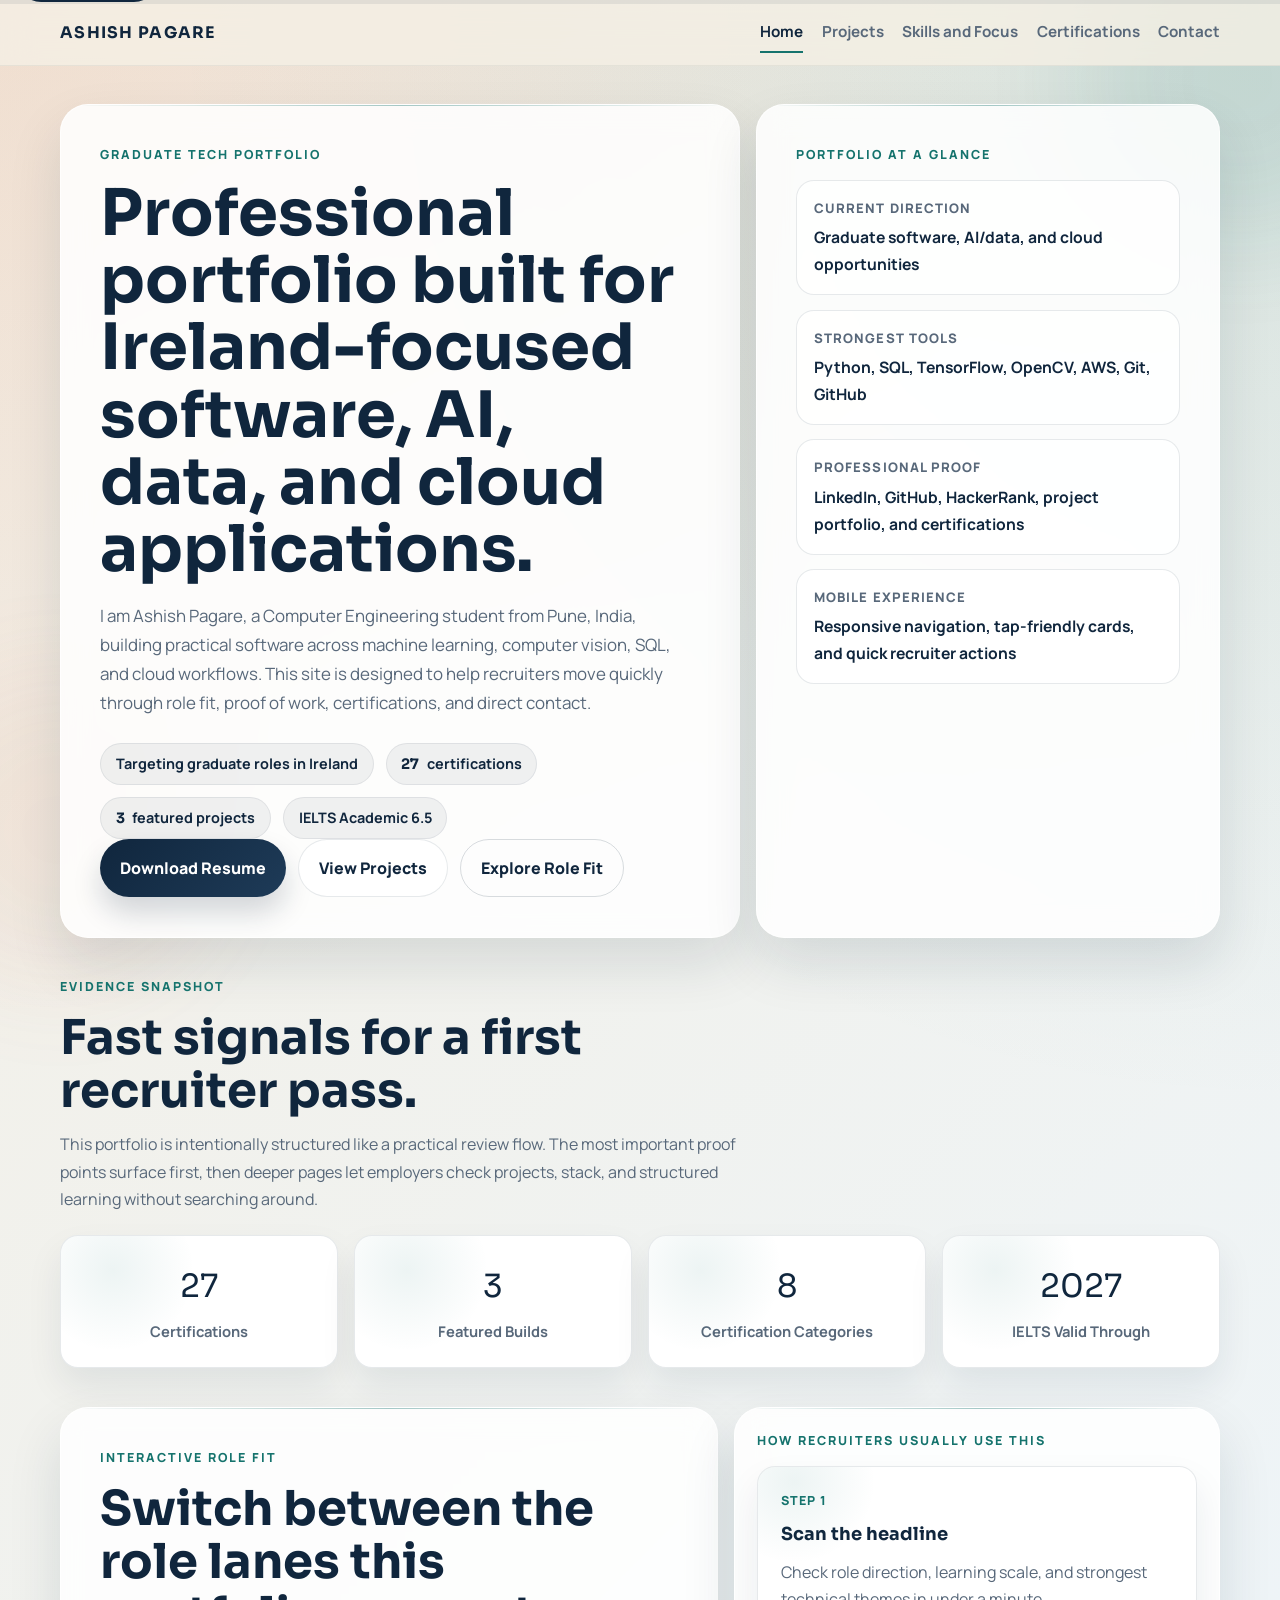
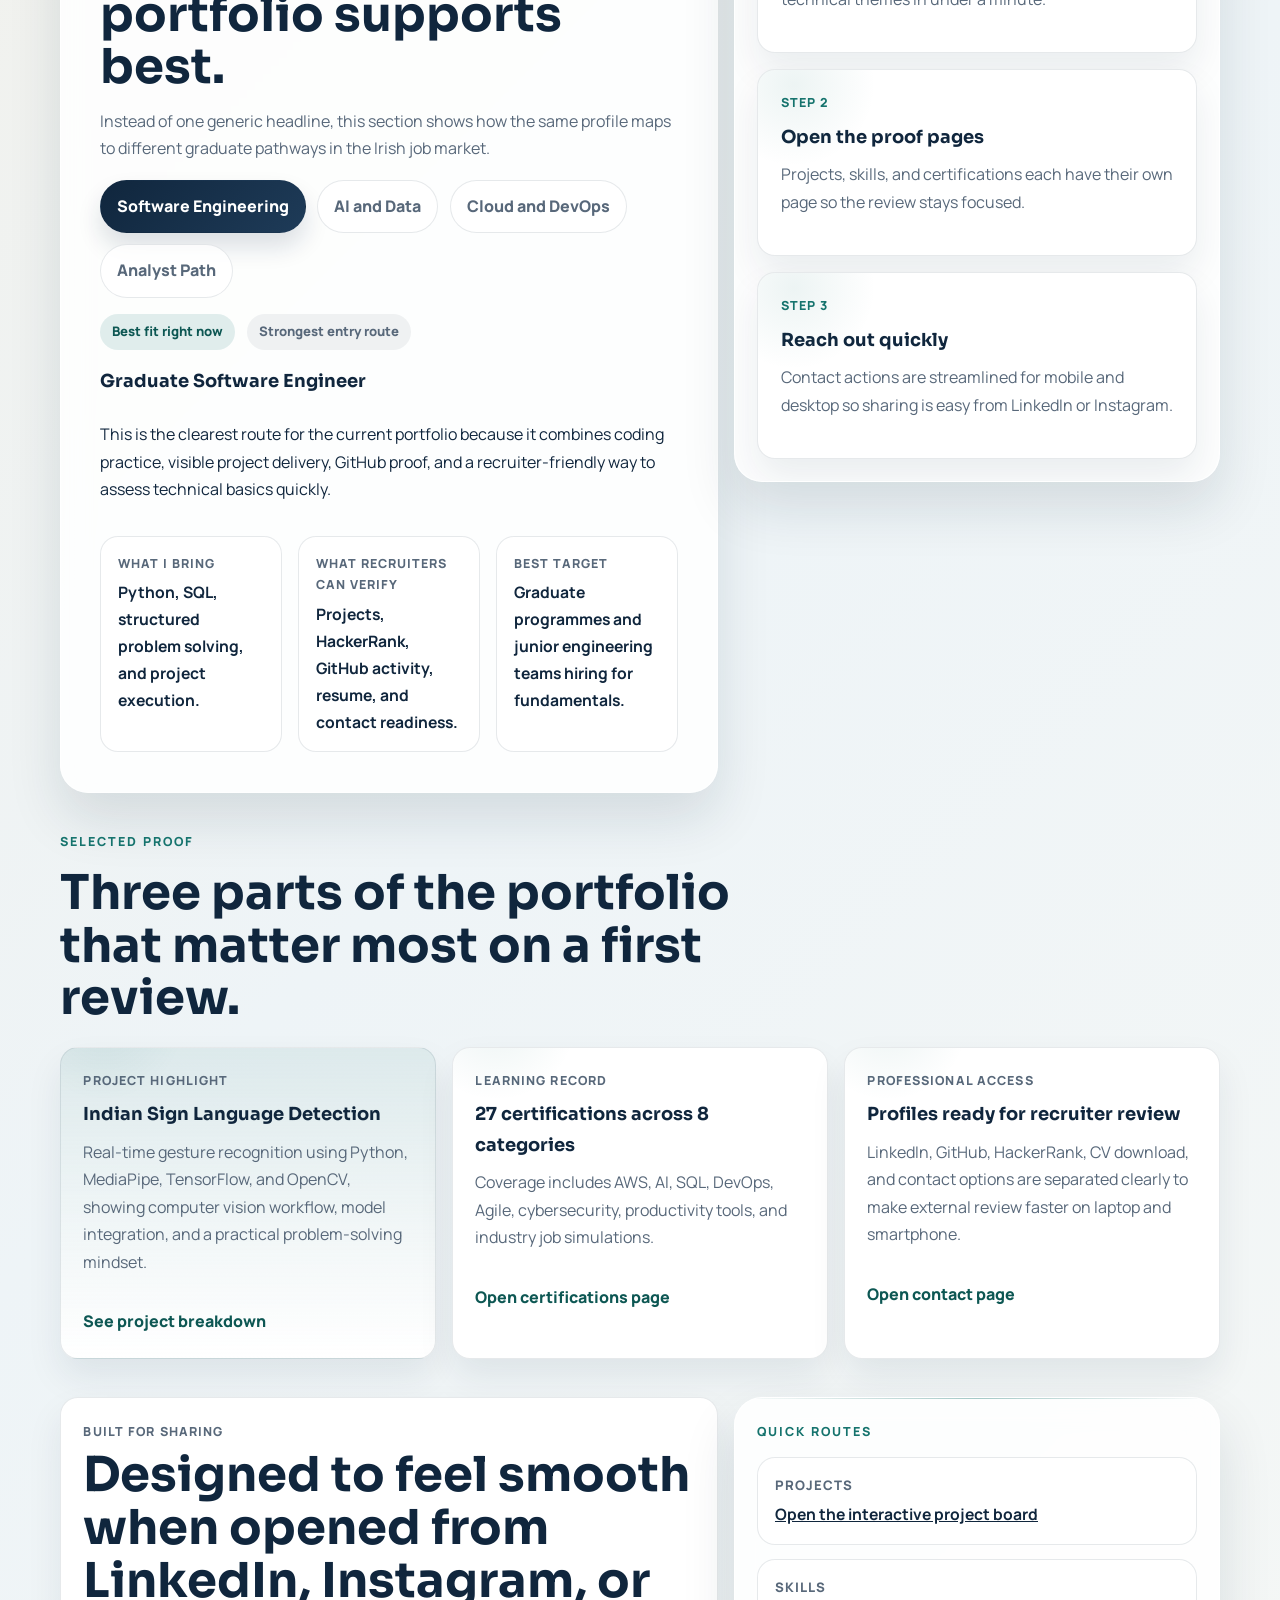
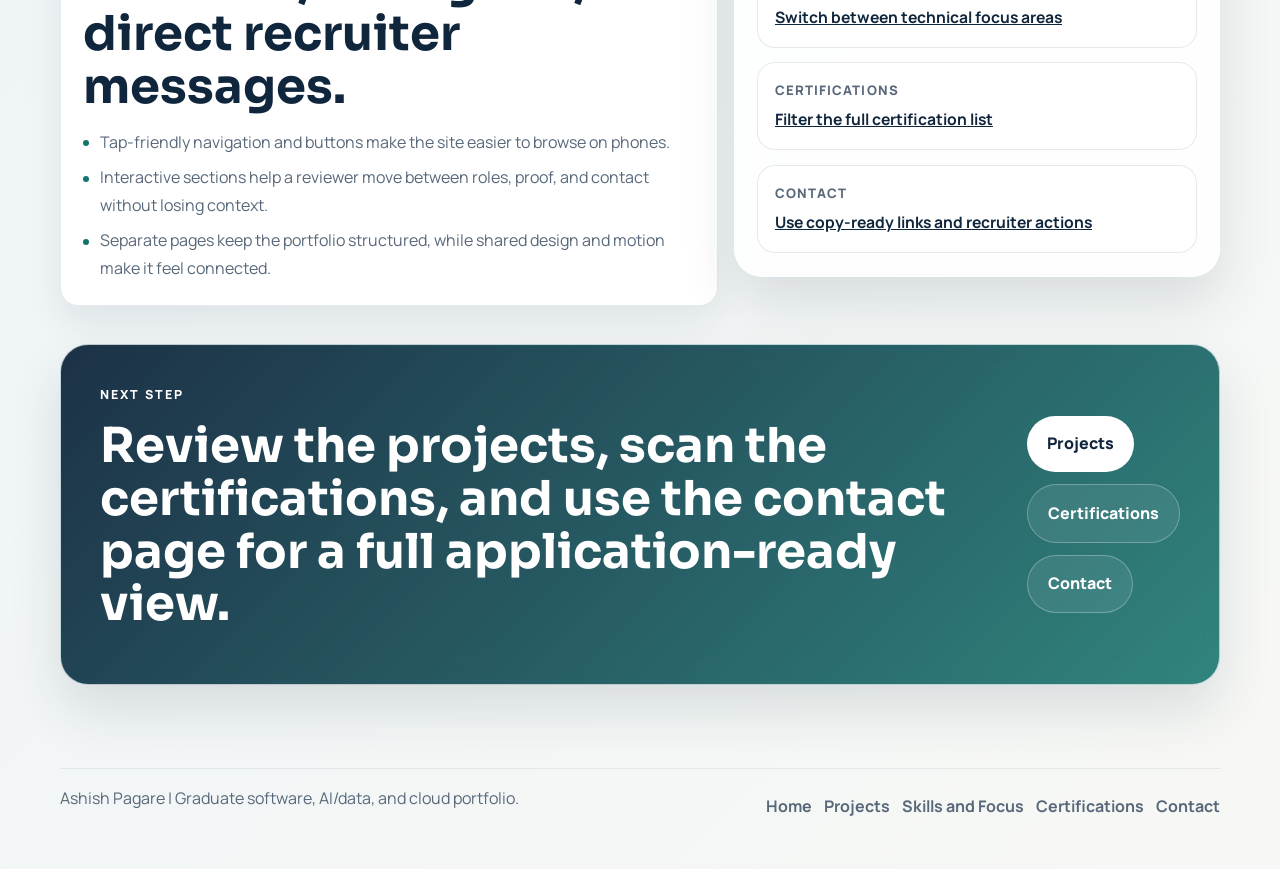
<file: index.html>
<!DOCTYPE html>
<html lang="en">
<head>
<meta charset="UTF-8">
<meta name="viewport" content="width=device-width, initial-scale=1.0">
<title>Ashish Pagare | Ireland-Focused Graduate Tech Portfolio</title>
<meta name="description" content="Professional portfolio of Ashish Pagare, built for Ireland-focused graduate software, AI/data, and cloud applications.">
<meta name="author" content="Ashish Pagare">
<meta name="theme-color" content="#10263d">
<meta property="og:title" content="Ashish Pagare | Ireland-Focused Graduate Tech Portfolio">
<meta property="og:description" content="Graduate technology portfolio presenting projects, skills, certifications, and recruiter-ready proof for Ireland-focused applications.">
<meta property="og:type" content="website">
<link rel="preconnect" href="https://fonts.googleapis.com">
<link rel="preconnect" href="https://fonts.gstatic.com" crossorigin>
<link href="https://fonts.googleapis.com/css2?family=Manrope:wght@400;500;600;700;800&family=Sora:wght@600;700;800&display=swap" rel="stylesheet">
<link rel="stylesheet" href="style.css">
</head>
<body class="page-home">
<a class="skip-link" href="#main-content">Skip to content</a>
<div class="scroll-progress" aria-hidden="true">
  <span class="scroll-progress__bar"></span>
</div>

<header class="site-header">
  <div class="container nav-bar">
    <a class="brand" href="index.html">Ashish Pagare</a>
    <button class="nav-toggle" type="button" aria-expanded="false" aria-controls="primary-nav">
      <span class="nav-toggle__line"></span>
      <span class="nav-toggle__line"></span>
      <span class="nav-toggle__line"></span>
      <span class="sr-only">Toggle navigation</span>
    </button>
    <nav class="nav-links" id="primary-nav" aria-label="Primary">
      <a class="nav-link" href="index.html" aria-current="page">Home</a>
      <a class="nav-link" href="projects.html">Projects</a>
      <a class="nav-link" href="skills.html">Skills and Focus</a>
      <a class="nav-link" href="certifications.html">Certifications</a>
      <a class="nav-link" href="contact.html">Contact</a>
    </nav>
  </div>
</header>

<main class="site-main" id="main-content">
  <section class="page-hero">
    <div class="container page-hero__grid">
      <div class="panel hero-copy">
        <p class="eyebrow">Graduate Tech Portfolio</p>
        <h1>Professional portfolio built for Ireland-focused software, AI, data, and cloud applications.</h1>
        <p class="lead">
          I am Ashish Pagare, a Computer Engineering student from Pune, India, building practical
          software across machine learning, computer vision, SQL, and cloud workflows. This site is
          designed to help recruiters move quickly through role fit, proof of work, certifications,
          and direct contact.
        </p>

        <div class="chip-row" aria-label="Key profile highlights">
          <span class="chip">Targeting graduate roles in Ireland</span>
          <span class="chip"><strong>27</strong> certifications</span>
          <span class="chip"><strong>3</strong> featured projects</span>
          <span class="chip">IELTS Academic 6.5</span>
        </div>

        <div class="hero-actions">
          <a class="button button--primary" href="Ashish_Pagare_CV.pdf" download>Download Resume</a>
          <a class="button button--secondary" href="projects.html">View Projects</a>
          <button class="button button--ghost" type="button" data-scroll-target="#role-fit">Explore Role Fit</button>
        </div>
      </div>

      <aside class="panel hero-side">
        <p class="eyebrow">Portfolio At A Glance</p>
        <ul class="info-list">
          <li>
            <span>Current Direction</span>
            <strong>Graduate software, AI/data, and cloud opportunities</strong>
          </li>
          <li>
            <span>Strongest Tools</span>
            <strong>Python, SQL, TensorFlow, OpenCV, AWS, Git, GitHub</strong>
          </li>
          <li>
            <span>Professional Proof</span>
            <strong>LinkedIn, GitHub, HackerRank, project portfolio, and certifications</strong>
          </li>
          <li>
            <span>Mobile Experience</span>
            <strong>Responsive navigation, tap-friendly cards, and quick recruiter actions</strong>
          </li>
        </ul>
      </aside>
    </div>
  </section>

  <section class="section" id="evidence-board">
    <div class="container">
      <div class="section-head">
        <p class="eyebrow">Evidence Snapshot</p>
        <h2>Fast signals for a first recruiter pass.</h2>
        <p class="section-copy">
          This portfolio is intentionally structured like a practical review flow. The most important
          proof points surface first, then deeper pages let employers check projects, stack, and
          structured learning without searching around.
        </p>
      </div>

      <div class="metric-row metric-row--wide">
        <article class="metric-card">
          <span class="stat-number" data-count="27">27</span>
          <span class="stat-label">Certifications</span>
        </article>
        <article class="metric-card">
          <span class="stat-number" data-count="3">3</span>
          <span class="stat-label">Featured Builds</span>
        </article>
        <article class="metric-card">
          <span class="stat-number" data-count="8">8</span>
          <span class="stat-label">Certification Categories</span>
        </article>
        <article class="metric-card">
          <span class="stat-number" data-count="2027">2027</span>
          <span class="stat-label">IELTS Valid Through</span>
        </article>
      </div>
    </div>
  </section>

  <section class="section" id="role-fit">
    <div class="container split-block">
      <div class="panel interactive-panel" data-tab-scope>
        <div class="interactive-panel__head">
          <p class="eyebrow">Interactive Role Fit</p>
          <h2>Switch between the role lanes this portfolio supports best.</h2>
          <p class="section-copy">
            Instead of one generic headline, this section shows how the same profile maps to
            different graduate pathways in the Irish job market.
          </p>
        </div>

        <div class="tab-switcher" role="tablist" aria-label="Role fit board">
          <button class="tab-pill is-active" type="button" role="tab" aria-selected="true" aria-controls="role-panel-software" id="role-tab-software" data-tab-target="role-panel-software">Software Engineering</button>
          <button class="tab-pill" type="button" role="tab" aria-selected="false" aria-controls="role-panel-ai" id="role-tab-ai" data-tab-target="role-panel-ai">AI and Data</button>
          <button class="tab-pill" type="button" role="tab" aria-selected="false" aria-controls="role-panel-cloud" id="role-tab-cloud" data-tab-target="role-panel-cloud">Cloud and DevOps</button>
          <button class="tab-pill" type="button" role="tab" aria-selected="false" aria-controls="role-panel-analyst" id="role-tab-analyst" data-tab-target="role-panel-analyst">Analyst Path</button>
        </div>

        <div class="tab-panels">
          <article class="tab-panel is-active" id="role-panel-software" role="tabpanel" aria-labelledby="role-tab-software">
            <div class="tab-panel__meta">
              <span class="badge">Best fit right now</span>
              <span class="badge badge--ghost">Strongest entry route</span>
            </div>
            <h3>Graduate Software Engineer</h3>
            <p>
              This is the clearest route for the current portfolio because it combines coding practice,
              visible project delivery, GitHub proof, and a recruiter-friendly way to assess technical
              basics quickly.
            </p>
            <div class="mini-grid">
              <article class="mini-card">
                <span>What I bring</span>
                <strong>Python, SQL, structured problem solving, and project execution.</strong>
              </article>
              <article class="mini-card">
                <span>What recruiters can verify</span>
                <strong>Projects, HackerRank, GitHub activity, resume, and contact readiness.</strong>
              </article>
              <article class="mini-card">
                <span>Best target</span>
                <strong>Graduate programmes and junior engineering teams hiring for fundamentals.</strong>
              </article>
            </div>
          </article>

          <article class="tab-panel" id="role-panel-ai" role="tabpanel" aria-labelledby="role-tab-ai" hidden>
            <div class="tab-panel__meta">
              <span class="badge">Project-backed</span>
              <span class="badge badge--ghost">Computer vision angle</span>
            </div>
            <h3>AI, ML, and Data-Oriented Roles</h3>
            <p>
              The strongest story here comes from real computer vision projects plus certifications
              across AI, data science, and generative AI. This lane works best when the employer values
              curiosity, experimentation, and practical tool usage.
            </p>
            <div class="mini-grid">
              <article class="mini-card">
                <span>Proof of interest</span>
                <strong>Indian Sign Language Detection and other OpenCV-based work.</strong>
              </article>
              <article class="mini-card">
                <span>Technical stack</span>
                <strong>TensorFlow, MediaPipe, OpenCV, Python, and data-learning credentials.</strong>
              </article>
              <article class="mini-card">
                <span>Best target</span>
                <strong>Junior ML support, AI analyst, or data-adjacent graduate roles.</strong>
              </article>
            </div>
          </article>

          <article class="tab-panel" id="role-panel-cloud" role="tabpanel" aria-labelledby="role-tab-cloud" hidden>
            <div class="tab-panel__meta">
              <span class="badge">Growth lane</span>
              <span class="badge badge--ghost">Deployment and AWS exposure</span>
            </div>
            <h3>Cloud and DevOps Associate Roles</h3>
            <p>
              This lane is supported by AWS learning, deployment exposure, and delivery certifications.
              It is strongest for early-career roles where willingness to grow matters as much as prior
              production ownership.
            </p>
            <div class="mini-grid">
              <article class="mini-card">
                <span>Cloud proof</span>
                <strong>AWS internship experience, job simulation, and deployed web application work.</strong>
              </article>
              <article class="mini-card">
                <span>Workflow support</span>
                <strong>Agile, Scrum, and DevOps certifications strengthen delivery awareness.</strong>
              </article>
              <article class="mini-card">
                <span>Best target</span>
                <strong>Associate cloud, support engineering, and operations-focused graduate teams.</strong>
              </article>
            </div>
          </article>

          <article class="tab-panel" id="role-panel-analyst" role="tabpanel" aria-labelledby="role-tab-analyst" hidden>
            <div class="tab-panel__meta">
              <span class="badge">Cross-functional fit</span>
              <span class="badge badge--ghost">Business and technical balance</span>
            </div>
            <h3>Data, Operations, and Analyst Pathways</h3>
            <p>
              SQL certifications, structured learning, and strong presentation of evidence can support
              analyst-style applications where reporting, logic, and communication matter alongside
              technical comfort.
            </p>
            <div class="mini-grid">
              <article class="mini-card">
                <span>Proof</span>
                <strong>SQL badges, analyst-friendly organisation, and consistent professional learning.</strong>
              </article>
              <article class="mini-card">
                <span>Value</span>
                <strong>Clear documentation, recruiter-ready presentation, and direct portfolio navigation.</strong>
              </article>
              <article class="mini-card">
                <span>Best target</span>
                <strong>Graduate analyst, operations, and data support roles with technical growth paths.</strong>
              </article>
            </div>
          </article>
        </div>
      </div>

      <aside class="panel support-panel">
        <p class="eyebrow">How Recruiters Usually Use This</p>
        <div class="timeline-list">
          <article class="timeline-card">
            <span>Step 1</span>
            <h3>Scan the headline</h3>
            <p>Check role direction, learning scale, and strongest technical themes in under a minute.</p>
          </article>
          <article class="timeline-card">
            <span>Step 2</span>
            <h3>Open the proof pages</h3>
            <p>Projects, skills, and certifications each have their own page so the review stays focused.</p>
          </article>
          <article class="timeline-card">
            <span>Step 3</span>
            <h3>Reach out quickly</h3>
            <p>Contact actions are streamlined for mobile and desktop so sharing is easy from LinkedIn or Instagram.</p>
          </article>
        </div>
      </aside>
    </div>
  </section>

  <section class="section">
    <div class="container">
      <div class="section-head">
        <p class="eyebrow">Selected Proof</p>
        <h2>Three parts of the portfolio that matter most on a first review.</h2>
      </div>

      <div class="card-grid card-grid--three">
        <article class="card card--accent">
          <p class="card-label">Project Highlight</p>
          <h3>Indian Sign Language Detection</h3>
          <p>
            Real-time gesture recognition using Python, MediaPipe, TensorFlow, and OpenCV, showing
            computer vision workflow, model integration, and a practical problem-solving mindset.
          </p>
          <a class="arrow-link" href="projects.html">See project breakdown</a>
        </article>

        <article class="card">
          <p class="card-label">Learning Record</p>
          <h3>27 certifications across 8 categories</h3>
          <p>
            Coverage includes AWS, AI, SQL, DevOps, Agile, cybersecurity, productivity tools, and
            industry job simulations.
          </p>
          <a class="arrow-link" href="certifications.html">Open certifications page</a>
        </article>

        <article class="card">
          <p class="card-label">Professional Access</p>
          <h3>Profiles ready for recruiter review</h3>
          <p>
            LinkedIn, GitHub, HackerRank, CV download, and contact options are separated clearly to
            make external review faster on laptop and smartphone.
          </p>
          <a class="arrow-link" href="contact.html">Open contact page</a>
        </article>
      </div>
    </div>
  </section>

  <section class="section" id="mobile-ready">
    <div class="container split-block">
      <div class="card">
        <p class="card-label">Built For Sharing</p>
        <h2>Designed to feel smooth when opened from LinkedIn, Instagram, or direct recruiter messages.</h2>
        <ul class="clean-list">
          <li>Tap-friendly navigation and buttons make the site easier to browse on phones.</li>
          <li>Interactive sections help a reviewer move between roles, proof, and contact without losing context.</li>
          <li>Separate pages keep the portfolio structured, while shared design and motion make it feel connected.</li>
        </ul>
      </div>

      <aside class="panel support-panel">
        <p class="eyebrow">Quick Routes</p>
        <ul class="info-list">
          <li>
            <span>Projects</span>
            <strong><a href="projects.html">Open the interactive project board</a></strong>
          </li>
          <li>
            <span>Skills</span>
            <strong><a href="skills.html">Switch between technical focus areas</a></strong>
          </li>
          <li>
            <span>Certifications</span>
            <strong><a href="certifications.html">Filter the full certification list</a></strong>
          </li>
          <li>
            <span>Contact</span>
            <strong><a href="contact.html">Use copy-ready links and recruiter actions</a></strong>
          </li>
        </ul>
      </aside>
    </div>
  </section>

  <section class="section">
    <div class="container">
      <div class="panel cta-panel">
        <div>
          <p class="eyebrow">Next Step</p>
          <h2>Review the projects, scan the certifications, and use the contact page for a full application-ready view.</h2>
        </div>
        <div class="hero-actions">
          <a class="button button--primary" href="projects.html">Projects</a>
          <a class="button button--secondary" href="certifications.html">Certifications</a>
          <a class="button button--ghost" href="contact.html">Contact</a>
        </div>
      </div>
    </div>
  </section>
</main>

<footer class="site-footer">
  <div class="container footer-inner">
    <p>Ashish Pagare | Graduate software, AI/data, and cloud portfolio.</p>
    <div class="footer-links">
      <a href="index.html">Home</a>
      <a href="projects.html">Projects</a>
      <a href="skills.html">Skills and Focus</a>
      <a href="certifications.html">Certifications</a>
      <a href="contact.html">Contact</a>
    </div>
  </div>
</footer>

<button class="back-to-top" type="button" aria-label="Back to top">Top</button>
<div class="floating-note" aria-live="polite" aria-atomic="true"></div>
<script src="script.js" defer></script>
</body>
</html>
</file>
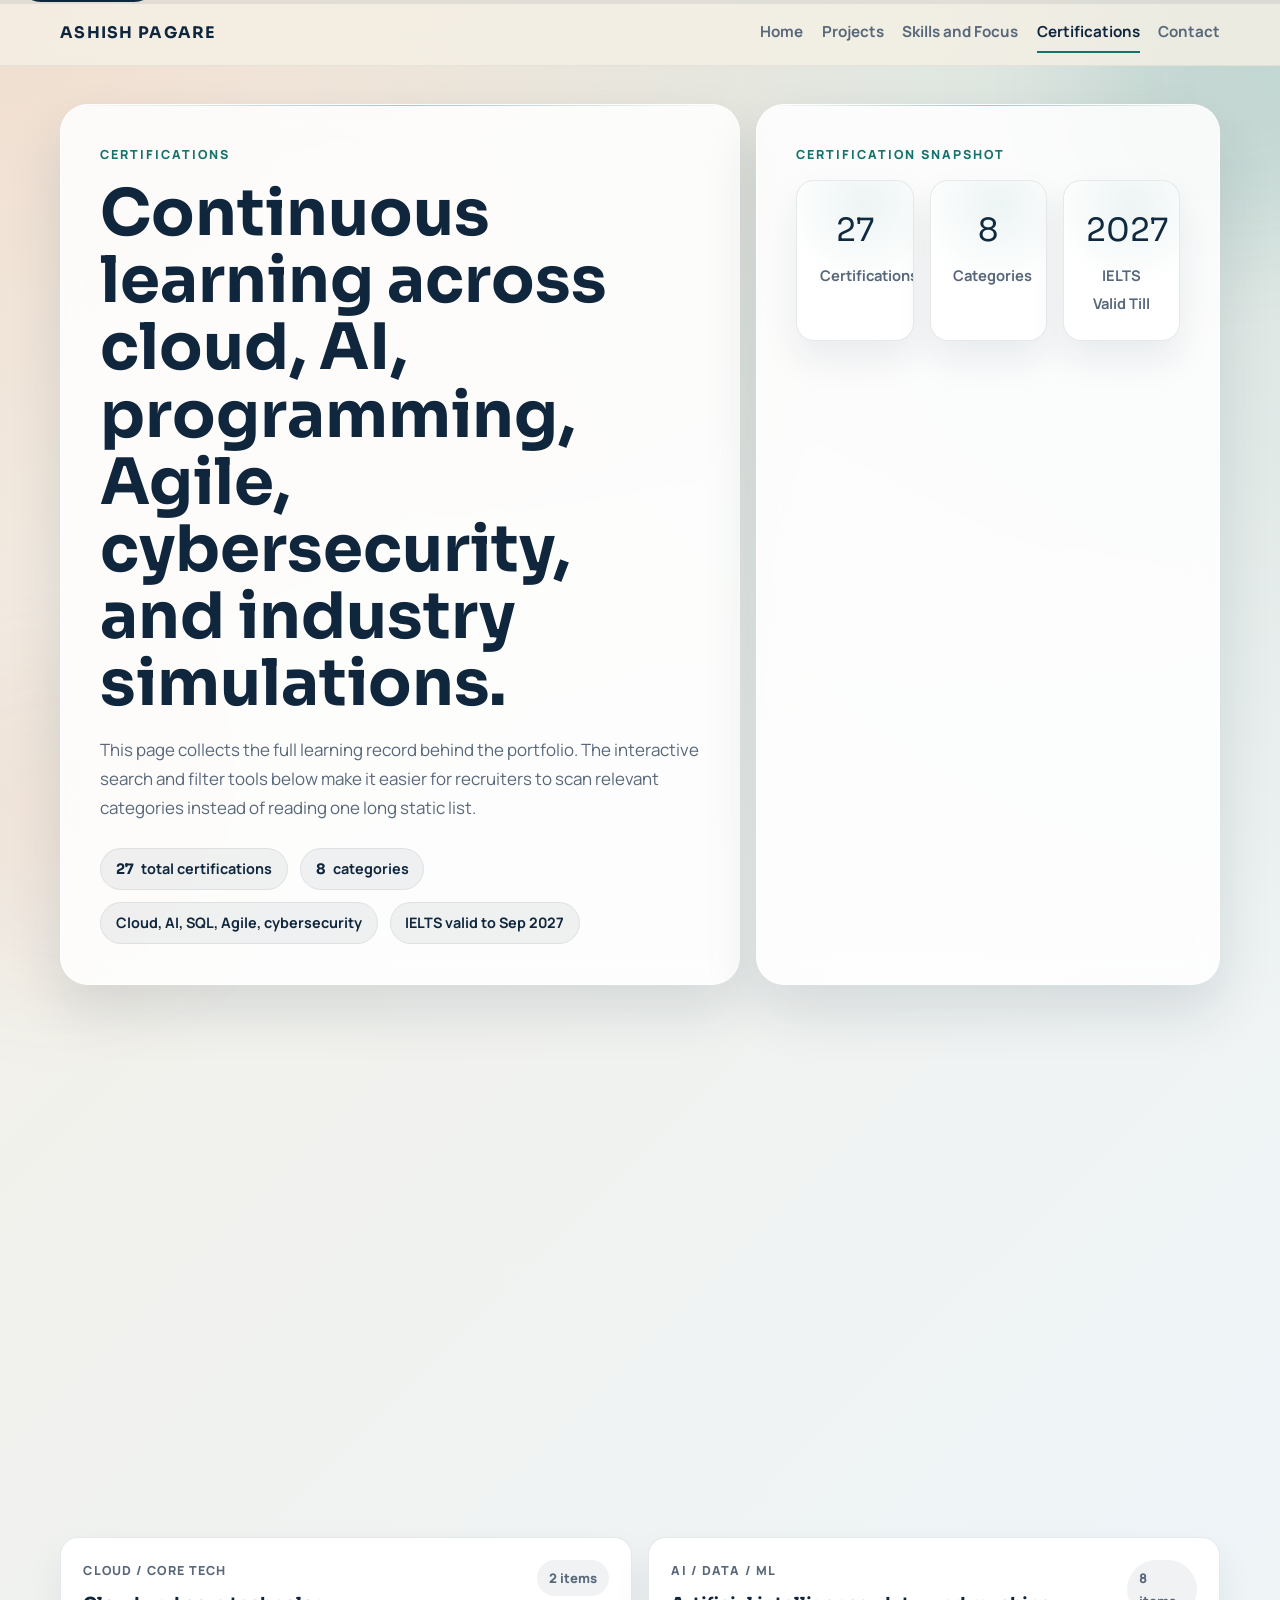
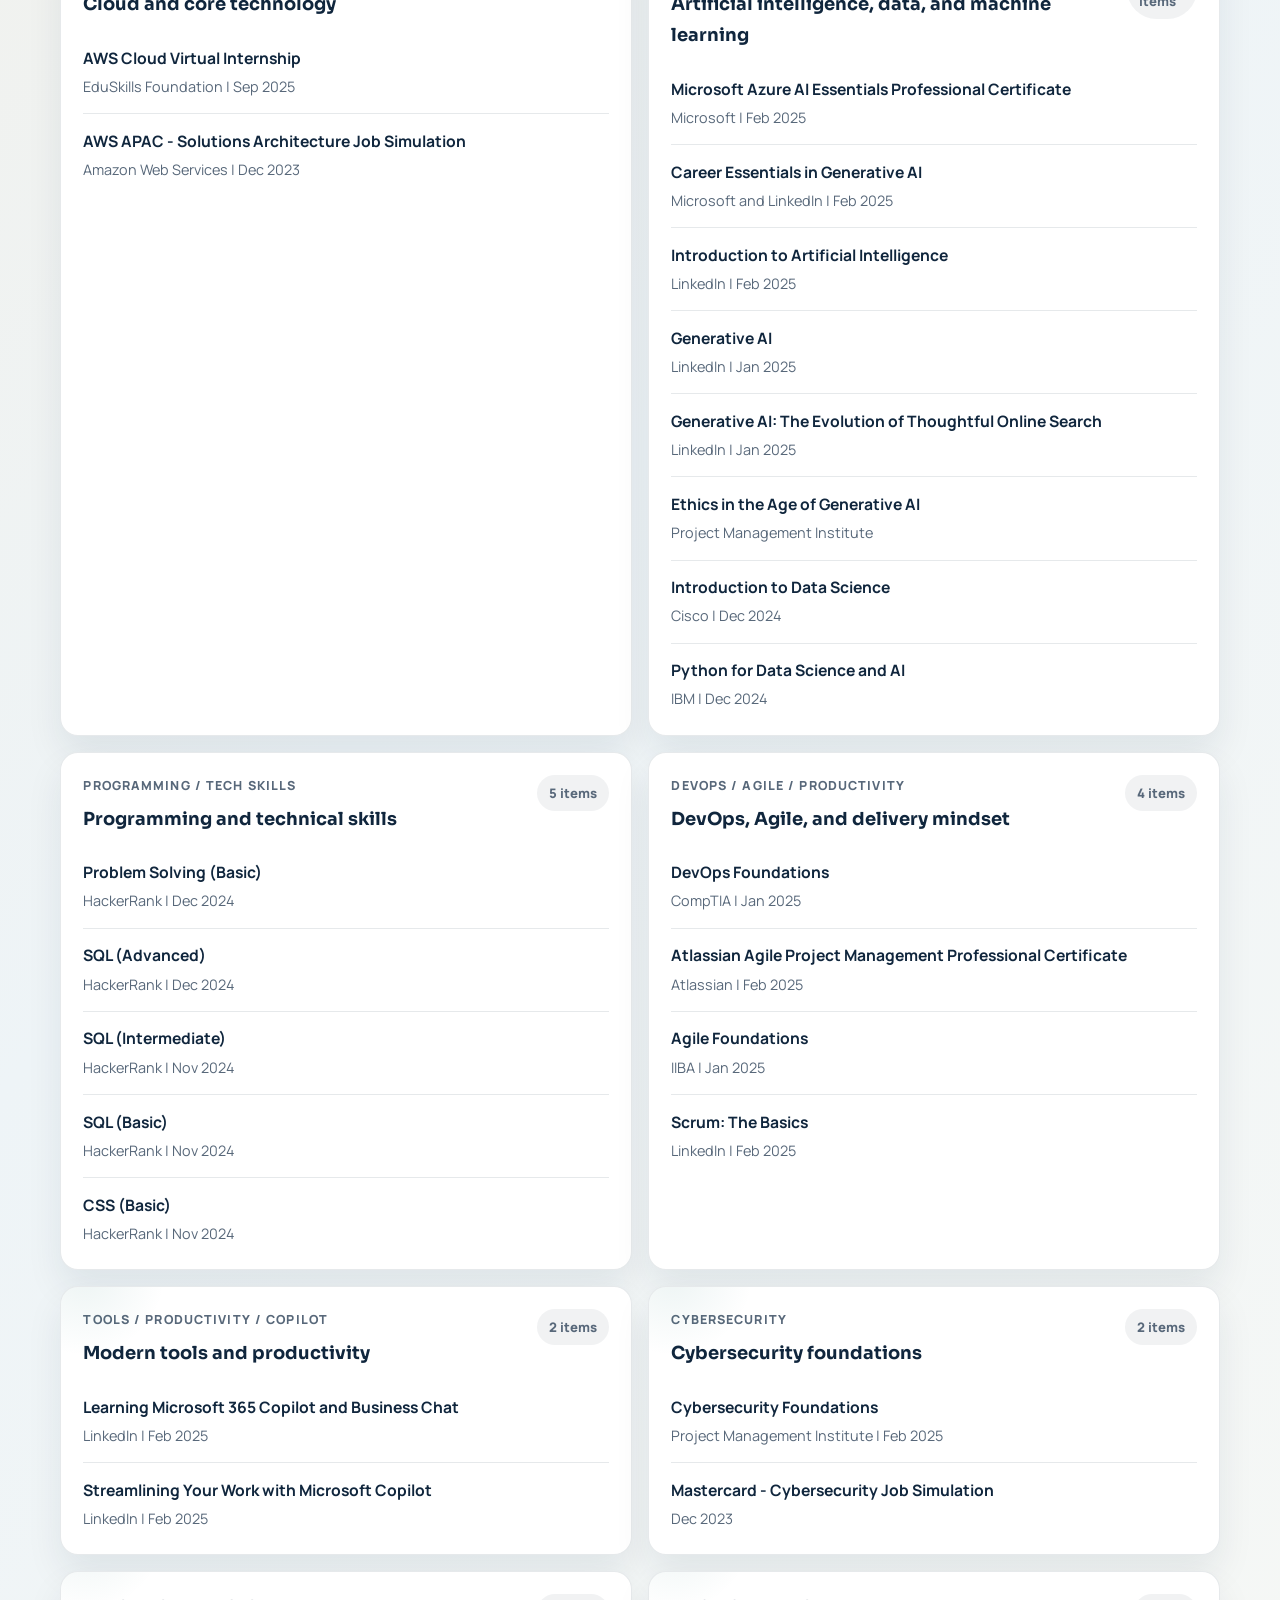
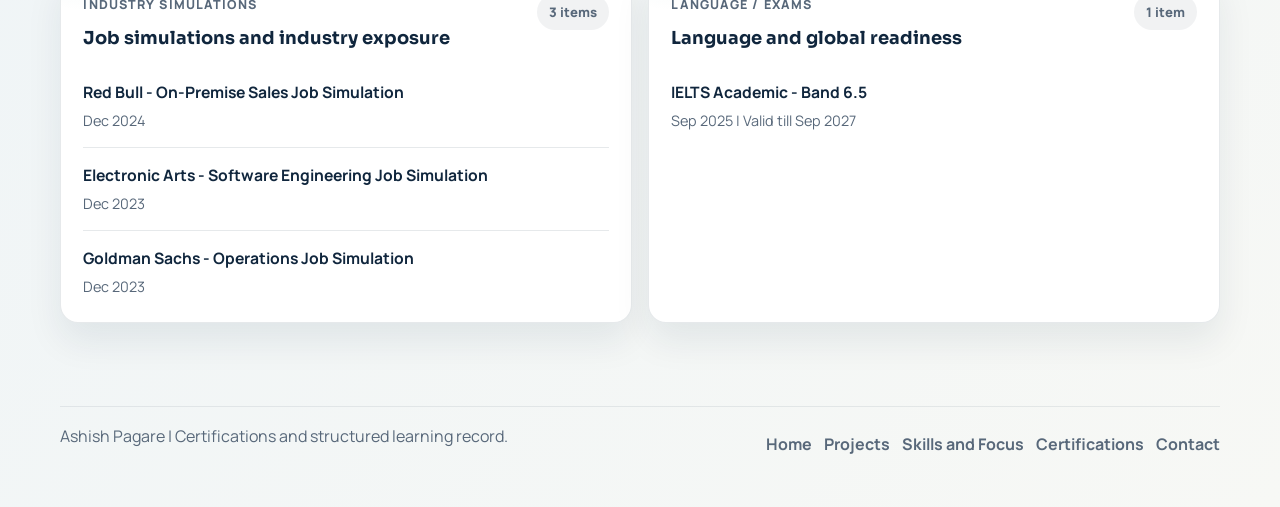
<file: certifications.html>
<!DOCTYPE html>
<html lang="en">
<head>
<meta charset="UTF-8">
<meta name="viewport" content="width=device-width, initial-scale=1.0">
<title>Ashish Pagare | Certifications</title>
<meta name="description" content="Full certifications catalogue for Ashish Pagare covering cloud, AI, programming, cybersecurity, and graduate-ready professional development.">
<meta name="author" content="Ashish Pagare">
<meta name="theme-color" content="#10263d">
<meta property="og:title" content="Ashish Pagare | Certifications">
<meta property="og:description" content="Full list of certifications and job simulations supporting Ashish Pagare's graduate applications.">
<meta property="og:type" content="website">
<link rel="preconnect" href="https://fonts.googleapis.com">
<link rel="preconnect" href="https://fonts.gstatic.com" crossorigin>
<link href="https://fonts.googleapis.com/css2?family=Manrope:wght@400;500;600;700;800&family=Sora:wght@600;700;800&display=swap" rel="stylesheet">
<link rel="stylesheet" href="style.css">
</head>
<body class="page-certifications">
<a class="skip-link" href="#main-content">Skip to content</a>
<div class="scroll-progress" aria-hidden="true">
  <span class="scroll-progress__bar"></span>
</div>

<header class="site-header">
  <div class="container nav-bar">
    <a class="brand" href="index.html">Ashish Pagare</a>
    <button class="nav-toggle" type="button" aria-expanded="false" aria-controls="primary-nav">
      <span class="nav-toggle__line"></span>
      <span class="nav-toggle__line"></span>
      <span class="nav-toggle__line"></span>
      <span class="sr-only">Toggle navigation</span>
    </button>
    <nav class="nav-links" id="primary-nav" aria-label="Primary">
      <a class="nav-link" href="index.html">Home</a>
      <a class="nav-link" href="projects.html">Projects</a>
      <a class="nav-link" href="skills.html">Skills and Focus</a>
      <a class="nav-link" href="certifications.html" aria-current="page">Certifications</a>
      <a class="nav-link" href="contact.html">Contact</a>
    </nav>
  </div>
</header>

<main class="site-main" id="main-content">
  <section class="page-hero">
    <div class="container page-hero__grid">
      <div class="panel hero-copy">
        <p class="eyebrow">Certifications</p>
        <h1>Continuous learning across cloud, AI, programming, Agile, cybersecurity, and industry simulations.</h1>
        <p class="lead">
          This page collects the full learning record behind the portfolio. The interactive search and
          filter tools below make it easier for recruiters to scan relevant categories instead of
          reading one long static list.
        </p>
        <div class="chip-row">
          <span class="chip"><strong>27</strong> total certifications</span>
          <span class="chip"><strong>8</strong> categories</span>
          <span class="chip">Cloud, AI, SQL, Agile, cybersecurity</span>
          <span class="chip">IELTS valid to Sep 2027</span>
        </div>
      </div>

      <aside class="panel hero-side">
        <p class="eyebrow">Certification Snapshot</p>
        <div class="metric-row">
          <article class="metric-card">
            <span class="stat-number" data-count="27">27</span>
            <span class="stat-label">Certifications</span>
          </article>
          <article class="metric-card">
            <span class="stat-number" data-count="8">8</span>
            <span class="stat-label">Categories</span>
          </article>
          <article class="metric-card">
            <span class="stat-number" data-count="2027">2027</span>
            <span class="stat-label">IELTS Valid Till</span>
          </article>
        </div>
      </aside>
    </div>
  </section>

  <section class="section" id="certifications-lab">
    <div class="container">
      <div class="section-head">
        <p class="eyebrow">Full List</p>
        <h2>Certification catalogue</h2>
        <p class="section-copy">
          Verification links can be attached later when you are ready. For now, the page is optimised
          for fast review by category, keyword, and visible count.
        </p>
      </div>

      <div class="panel filter-panel">
        <div class="filter-toolbar filter-toolbar--stack">
          <label class="search-field">
            <span class="sr-only">Search certifications</span>
            <input type="search" data-cert-search placeholder="Search by certificate name, issuer, or keyword">
          </label>

          <div class="filter-pill-row" aria-label="Certification filters">
            <button class="filter-pill is-active" type="button" data-cert-filter="all">All</button>
            <button class="filter-pill" type="button" data-cert-filter="cloud">Cloud</button>
            <button class="filter-pill" type="button" data-cert-filter="ai">AI and Data</button>
            <button class="filter-pill" type="button" data-cert-filter="programming">Programming</button>
            <button class="filter-pill" type="button" data-cert-filter="agile">Agile and DevOps</button>
            <button class="filter-pill" type="button" data-cert-filter="tools">Tools</button>
            <button class="filter-pill" type="button" data-cert-filter="cybersecurity">Cybersecurity</button>
            <button class="filter-pill" type="button" data-cert-filter="simulation">Simulations</button>
            <button class="filter-pill" type="button" data-cert-filter="language">Language</button>
          </div>

          <p class="filter-status"><span data-cert-count>27</span> certifications visible.</p>
          <div class="empty-state" data-cert-empty hidden>
            No certifications match the current search and filter. Try a different keyword or switch
            back to all categories.
          </div>
        </div>
      </div>

      <div class="card-grid card-grid--two">
        <article class="card cert-card" data-cert-card data-cert-category="cloud">
          <div class="card-header">
            <div>
              <p class="card-label">Cloud / Core Tech</p>
              <h3>Cloud and core technology</h3>
            </div>
            <span class="badge badge--ghost" data-cert-card-count>2 items</span>
          </div>
          <ul class="credential-list">
            <li data-cert-item>
              <strong class="credential-name">AWS Cloud Virtual Internship</strong>
              <span class="credential-meta">EduSkills Foundation | Sep 2025</span>
            </li>
            <li data-cert-item>
              <strong class="credential-name">AWS APAC - Solutions Architecture Job Simulation</strong>
              <span class="credential-meta">Amazon Web Services | Dec 2023</span>
            </li>
          </ul>
        </article>

        <article class="card cert-card" data-cert-card data-cert-category="ai">
          <div class="card-header">
            <div>
              <p class="card-label">AI / Data / ML</p>
              <h3>Artificial intelligence, data, and machine learning</h3>
            </div>
            <span class="badge badge--ghost" data-cert-card-count>8 items</span>
          </div>
          <ul class="credential-list">
            <li data-cert-item>
              <strong class="credential-name">Microsoft Azure AI Essentials Professional Certificate</strong>
              <span class="credential-meta">Microsoft | Feb 2025</span>
            </li>
            <li data-cert-item>
              <strong class="credential-name">Career Essentials in Generative AI</strong>
              <span class="credential-meta">Microsoft and LinkedIn | Feb 2025</span>
            </li>
            <li data-cert-item>
              <strong class="credential-name">Introduction to Artificial Intelligence</strong>
              <span class="credential-meta">LinkedIn | Feb 2025</span>
            </li>
            <li data-cert-item>
              <strong class="credential-name">Generative AI</strong>
              <span class="credential-meta">LinkedIn | Jan 2025</span>
            </li>
            <li data-cert-item>
              <strong class="credential-name">Generative AI: The Evolution of Thoughtful Online Search</strong>
              <span class="credential-meta">LinkedIn | Jan 2025</span>
            </li>
            <li data-cert-item>
              <strong class="credential-name">Ethics in the Age of Generative AI</strong>
              <span class="credential-meta">Project Management Institute</span>
            </li>
            <li data-cert-item>
              <strong class="credential-name">Introduction to Data Science</strong>
              <span class="credential-meta">Cisco | Dec 2024</span>
            </li>
            <li data-cert-item>
              <strong class="credential-name">Python for Data Science and AI</strong>
              <span class="credential-meta">IBM | Dec 2024</span>
            </li>
          </ul>
        </article>

        <article class="card cert-card" data-cert-card data-cert-category="programming">
          <div class="card-header">
            <div>
              <p class="card-label">Programming / Tech Skills</p>
              <h3>Programming and technical skills</h3>
            </div>
            <span class="badge badge--ghost" data-cert-card-count>5 items</span>
          </div>
          <ul class="credential-list">
            <li data-cert-item>
              <strong class="credential-name">Problem Solving (Basic)</strong>
              <span class="credential-meta">HackerRank | Dec 2024</span>
            </li>
            <li data-cert-item>
              <strong class="credential-name">SQL (Advanced)</strong>
              <span class="credential-meta">HackerRank | Dec 2024</span>
            </li>
            <li data-cert-item>
              <strong class="credential-name">SQL (Intermediate)</strong>
              <span class="credential-meta">HackerRank | Nov 2024</span>
            </li>
            <li data-cert-item>
              <strong class="credential-name">SQL (Basic)</strong>
              <span class="credential-meta">HackerRank | Nov 2024</span>
            </li>
            <li data-cert-item>
              <strong class="credential-name">CSS (Basic)</strong>
              <span class="credential-meta">HackerRank | Nov 2024</span>
            </li>
          </ul>
        </article>

        <article class="card cert-card" data-cert-card data-cert-category="agile">
          <div class="card-header">
            <div>
              <p class="card-label">DevOps / Agile / Productivity</p>
              <h3>DevOps, Agile, and delivery mindset</h3>
            </div>
            <span class="badge badge--ghost" data-cert-card-count>4 items</span>
          </div>
          <ul class="credential-list">
            <li data-cert-item>
              <strong class="credential-name">DevOps Foundations</strong>
              <span class="credential-meta">CompTIA | Jan 2025</span>
            </li>
            <li data-cert-item>
              <strong class="credential-name">Atlassian Agile Project Management Professional Certificate</strong>
              <span class="credential-meta">Atlassian | Feb 2025</span>
            </li>
            <li data-cert-item>
              <strong class="credential-name">Agile Foundations</strong>
              <span class="credential-meta">IIBA | Jan 2025</span>
            </li>
            <li data-cert-item>
              <strong class="credential-name">Scrum: The Basics</strong>
              <span class="credential-meta">LinkedIn | Feb 2025</span>
            </li>
          </ul>
        </article>

        <article class="card cert-card" data-cert-card data-cert-category="tools">
          <div class="card-header">
            <div>
              <p class="card-label">Tools / Productivity / Copilot</p>
              <h3>Modern tools and productivity</h3>
            </div>
            <span class="badge badge--ghost" data-cert-card-count>2 items</span>
          </div>
          <ul class="credential-list">
            <li data-cert-item>
              <strong class="credential-name">Learning Microsoft 365 Copilot and Business Chat</strong>
              <span class="credential-meta">LinkedIn | Feb 2025</span>
            </li>
            <li data-cert-item>
              <strong class="credential-name">Streamlining Your Work with Microsoft Copilot</strong>
              <span class="credential-meta">LinkedIn | Feb 2025</span>
            </li>
          </ul>
        </article>

        <article class="card cert-card" data-cert-card data-cert-category="cybersecurity">
          <div class="card-header">
            <div>
              <p class="card-label">Cybersecurity</p>
              <h3>Cybersecurity foundations</h3>
            </div>
            <span class="badge badge--ghost" data-cert-card-count>2 items</span>
          </div>
          <ul class="credential-list">
            <li data-cert-item>
              <strong class="credential-name">Cybersecurity Foundations</strong>
              <span class="credential-meta">Project Management Institute | Feb 2025</span>
            </li>
            <li data-cert-item>
              <strong class="credential-name">Mastercard - Cybersecurity Job Simulation</strong>
              <span class="credential-meta">Dec 2023</span>
            </li>
          </ul>
        </article>

        <article class="card cert-card" data-cert-card data-cert-category="simulation">
          <div class="card-header">
            <div>
              <p class="card-label">Industry Simulations</p>
              <h3>Job simulations and industry exposure</h3>
            </div>
            <span class="badge badge--ghost" data-cert-card-count>3 items</span>
          </div>
          <ul class="credential-list">
            <li data-cert-item>
              <strong class="credential-name">Red Bull - On-Premise Sales Job Simulation</strong>
              <span class="credential-meta">Dec 2024</span>
            </li>
            <li data-cert-item>
              <strong class="credential-name">Electronic Arts - Software Engineering Job Simulation</strong>
              <span class="credential-meta">Dec 2023</span>
            </li>
            <li data-cert-item>
              <strong class="credential-name">Goldman Sachs - Operations Job Simulation</strong>
              <span class="credential-meta">Dec 2023</span>
            </li>
          </ul>
        </article>

        <article class="card cert-card" data-cert-card data-cert-category="language">
          <div class="card-header">
            <div>
              <p class="card-label">Language / Exams</p>
              <h3>Language and global readiness</h3>
            </div>
            <span class="badge badge--ghost" data-cert-card-count>1 item</span>
          </div>
          <ul class="credential-list">
            <li data-cert-item>
              <strong class="credential-name">IELTS Academic - Band 6.5</strong>
              <span class="credential-meta">Sep 2025 | Valid till Sep 2027</span>
            </li>
          </ul>
        </article>
      </div>
    </div>
  </section>
</main>

<footer class="site-footer">
  <div class="container footer-inner">
    <p>Ashish Pagare | Certifications and structured learning record.</p>
    <div class="footer-links">
      <a href="index.html">Home</a>
      <a href="projects.html">Projects</a>
      <a href="skills.html">Skills and Focus</a>
      <a href="certifications.html">Certifications</a>
      <a href="contact.html">Contact</a>
    </div>
  </div>
</footer>

<button class="back-to-top" type="button" aria-label="Back to top">Top</button>
<div class="floating-note" aria-live="polite" aria-atomic="true"></div>
<script src="script.js" defer></script>
</body>
</html>
</file>
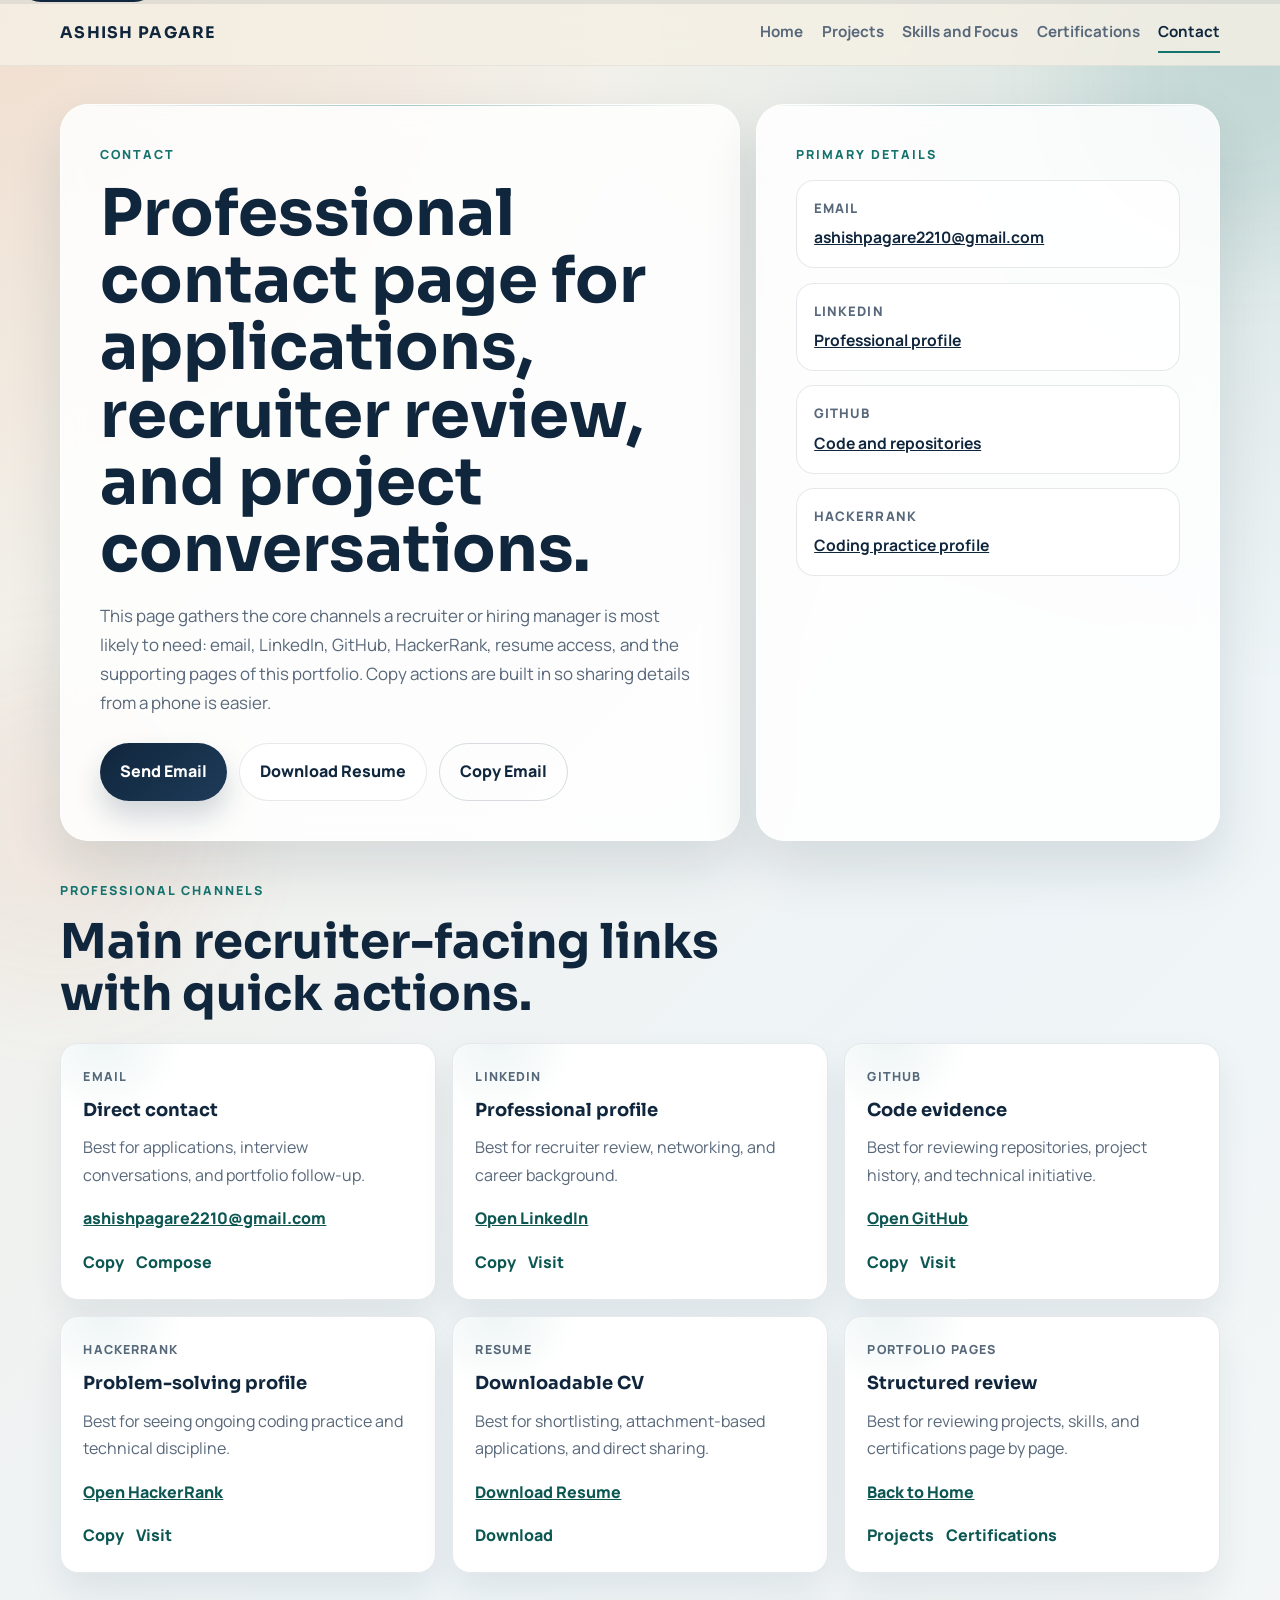
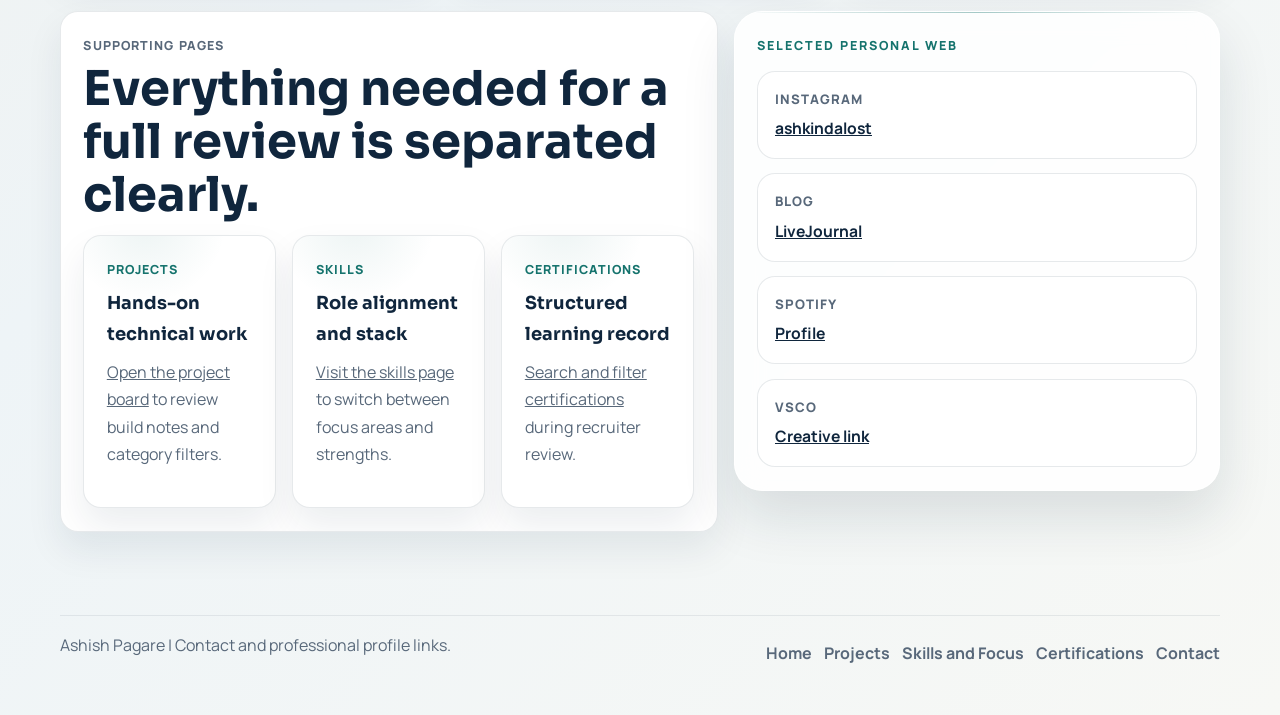
<file: contact.html>
<!DOCTYPE html>
<html lang="en">
<head>
<meta charset="UTF-8">
<meta name="viewport" content="width=device-width, initial-scale=1.0">
<title>Ashish Pagare | Contact</title>
<meta name="description" content="Professional contact page for Ashish Pagare, including email, LinkedIn, GitHub, HackerRank, and supporting portfolio links.">
<meta name="author" content="Ashish Pagare">
<meta name="theme-color" content="#10263d">
<meta property="og:title" content="Ashish Pagare | Contact">
<meta property="og:description" content="Contact and professional profile links for Ashish Pagare's graduate portfolio.">
<meta property="og:type" content="website">
<link rel="preconnect" href="https://fonts.googleapis.com">
<link rel="preconnect" href="https://fonts.gstatic.com" crossorigin>
<link href="https://fonts.googleapis.com/css2?family=Manrope:wght@400;500;600;700;800&family=Sora:wght@600;700;800&display=swap" rel="stylesheet">
<link rel="stylesheet" href="style.css">
</head>
<body class="page-contact">
<a class="skip-link" href="#main-content">Skip to content</a>
<div class="scroll-progress" aria-hidden="true">
  <span class="scroll-progress__bar"></span>
</div>

<header class="site-header">
  <div class="container nav-bar">
    <a class="brand" href="index.html">Ashish Pagare</a>
    <button class="nav-toggle" type="button" aria-expanded="false" aria-controls="primary-nav">
      <span class="nav-toggle__line"></span>
      <span class="nav-toggle__line"></span>
      <span class="nav-toggle__line"></span>
      <span class="sr-only">Toggle navigation</span>
    </button>
    <nav class="nav-links" id="primary-nav" aria-label="Primary">
      <a class="nav-link" href="index.html">Home</a>
      <a class="nav-link" href="projects.html">Projects</a>
      <a class="nav-link" href="skills.html">Skills and Focus</a>
      <a class="nav-link" href="certifications.html">Certifications</a>
      <a class="nav-link" href="contact.html" aria-current="page">Contact</a>
    </nav>
  </div>
</header>

<main class="site-main" id="main-content">
  <section class="page-hero">
    <div class="container page-hero__grid">
      <div class="panel hero-copy">
        <p class="eyebrow">Contact</p>
        <h1>Professional contact page for applications, recruiter review, and project conversations.</h1>
        <p class="lead">
          This page gathers the core channels a recruiter or hiring manager is most likely to need:
          email, LinkedIn, GitHub, HackerRank, resume access, and the supporting pages of this
          portfolio. Copy actions are built in so sharing details from a phone is easier.
        </p>
        <div class="hero-actions">
          <a class="button button--primary" href="mailto:ashishpagare2210@gmail.com">Send Email</a>
          <a class="button button--secondary" href="Ashish_Pagare_CV.pdf" download>Download Resume</a>
          <button class="button button--ghost" type="button" data-copy-value="ashishpagare2210@gmail.com" data-copy-label="Email address">Copy Email</button>
        </div>
      </div>

      <aside class="panel hero-side">
        <p class="eyebrow">Primary Details</p>
        <ul class="info-list">
          <li>
            <span>Email</span>
            <strong><a href="mailto:ashishpagare2210@gmail.com">ashishpagare2210@gmail.com</a></strong>
          </li>
          <li>
            <span>LinkedIn</span>
            <strong><a href="https://linkedin.com/in/ashish-pagare-4633322a8" target="_blank" rel="noreferrer">Professional profile</a></strong>
          </li>
          <li>
            <span>GitHub</span>
            <strong><a href="https://github.com/ashishpagare22" target="_blank" rel="noreferrer">Code and repositories</a></strong>
          </li>
          <li>
            <span>HackerRank</span>
            <strong><a href="https://www.hackerrank.com/profile/ashishpagare2210" target="_blank" rel="noreferrer">Coding practice profile</a></strong>
          </li>
        </ul>
      </aside>
    </div>
  </section>

  <section class="section" id="contact-actions">
    <div class="container">
      <div class="section-head">
        <p class="eyebrow">Professional Channels</p>
        <h2>Main recruiter-facing links with quick actions.</h2>
      </div>

      <div class="contact-grid">
        <article class="contact-card">
          <p class="card-label">Email</p>
          <h3>Direct contact</h3>
          <p class="contact-note">Best for applications, interview conversations, and portfolio follow-up.</p>
          <a href="mailto:ashishpagare2210@gmail.com">ashishpagare2210@gmail.com</a>
          <div class="contact-actions">
            <button class="inline-action" type="button" data-copy-value="ashishpagare2210@gmail.com" data-copy-label="Email address">Copy</button>
            <a class="inline-action inline-action--link" href="mailto:ashishpagare2210@gmail.com">Compose</a>
          </div>
        </article>

        <article class="contact-card">
          <p class="card-label">LinkedIn</p>
          <h3>Professional profile</h3>
          <p class="contact-note">Best for recruiter review, networking, and career background.</p>
          <a href="https://linkedin.com/in/ashish-pagare-4633322a8" target="_blank" rel="noreferrer">Open LinkedIn</a>
          <div class="contact-actions">
            <button class="inline-action" type="button" data-copy-value="https://linkedin.com/in/ashish-pagare-4633322a8" data-copy-label="LinkedIn link">Copy</button>
            <a class="inline-action inline-action--link" href="https://linkedin.com/in/ashish-pagare-4633322a8" target="_blank" rel="noreferrer">Visit</a>
          </div>
        </article>

        <article class="contact-card">
          <p class="card-label">GitHub</p>
          <h3>Code evidence</h3>
          <p class="contact-note">Best for reviewing repositories, project history, and technical initiative.</p>
          <a href="https://github.com/ashishpagare22" target="_blank" rel="noreferrer">Open GitHub</a>
          <div class="contact-actions">
            <button class="inline-action" type="button" data-copy-value="https://github.com/ashishpagare22" data-copy-label="GitHub link">Copy</button>
            <a class="inline-action inline-action--link" href="https://github.com/ashishpagare22" target="_blank" rel="noreferrer">Visit</a>
          </div>
        </article>

        <article class="contact-card">
          <p class="card-label">HackerRank</p>
          <h3>Problem-solving profile</h3>
          <p class="contact-note">Best for seeing ongoing coding practice and technical discipline.</p>
          <a href="https://www.hackerrank.com/profile/ashishpagare2210" target="_blank" rel="noreferrer">Open HackerRank</a>
          <div class="contact-actions">
            <button class="inline-action" type="button" data-copy-value="https://www.hackerrank.com/profile/ashishpagare2210" data-copy-label="HackerRank link">Copy</button>
            <a class="inline-action inline-action--link" href="https://www.hackerrank.com/profile/ashishpagare2210" target="_blank" rel="noreferrer">Visit</a>
          </div>
        </article>

        <article class="contact-card">
          <p class="card-label">Resume</p>
          <h3>Downloadable CV</h3>
          <p class="contact-note">Best for shortlisting, attachment-based applications, and direct sharing.</p>
          <a href="Ashish_Pagare_CV.pdf" download>Download Resume</a>
          <div class="contact-actions">
            <a class="inline-action inline-action--link" href="Ashish_Pagare_CV.pdf" download>Download</a>
          </div>
        </article>

        <article class="contact-card">
          <p class="card-label">Portfolio Pages</p>
          <h3>Structured review</h3>
          <p class="contact-note">Best for reviewing projects, skills, and certifications page by page.</p>
          <a href="index.html">Back to Home</a>
          <div class="contact-actions">
            <a class="inline-action inline-action--link" href="projects.html">Projects</a>
            <a class="inline-action inline-action--link" href="certifications.html">Certifications</a>
          </div>
        </article>
      </div>
    </div>
  </section>

  <section class="section">
    <div class="container split-block">
      <div class="card">
        <p class="card-label">Supporting Pages</p>
        <h2>Everything needed for a full review is separated clearly.</h2>
        <div class="timeline-list">
          <article class="timeline-card">
            <span>Projects</span>
            <h3>Hands-on technical work</h3>
            <p><a href="projects.html">Open the project board</a> to review build notes and category filters.</p>
          </article>
          <article class="timeline-card">
            <span>Skills</span>
            <h3>Role alignment and stack</h3>
            <p><a href="skills.html">Visit the skills page</a> to switch between focus areas and strengths.</p>
          </article>
          <article class="timeline-card">
            <span>Certifications</span>
            <h3>Structured learning record</h3>
            <p><a href="certifications.html">Search and filter certifications</a> during recruiter review.</p>
          </article>
        </div>
      </div>

      <aside class="panel support-panel">
        <p class="eyebrow">Selected Personal Web</p>
        <ul class="info-list">
          <li>
            <span>Instagram</span>
            <strong><a href="https://www.instagram.com/ashkindalost?igsh=MWRpNDBmbWR2aG1uMQ%3D%3D&utm_source=qr" target="_blank" rel="noreferrer">ashkindalost</a></strong>
          </li>
          <li>
            <span>Blog</span>
            <strong><a href="https://ashkindalost.livejournal.com" target="_blank" rel="noreferrer">LiveJournal</a></strong>
          </li>
          <li>
            <span>Spotify</span>
            <strong><a href="https://open.spotify.com/user/faf5qr4pivlxdw7p6u756d284?si=MASaclTCQ7epDzupo_Zcxw" target="_blank" rel="noreferrer">Profile</a></strong>
          </li>
          <li>
            <span>VSCO</span>
            <strong><a href="https://vs.co/gnxoydjz" target="_blank" rel="noreferrer">Creative link</a></strong>
          </li>
        </ul>
      </aside>
    </div>
  </section>
</main>

<footer class="site-footer">
  <div class="container footer-inner">
    <p>Ashish Pagare | Contact and professional profile links.</p>
    <div class="footer-links">
      <a href="index.html">Home</a>
      <a href="projects.html">Projects</a>
      <a href="skills.html">Skills and Focus</a>
      <a href="certifications.html">Certifications</a>
      <a href="contact.html">Contact</a>
    </div>
  </div>
</footer>

<button class="back-to-top" type="button" aria-label="Back to top">Top</button>
<div class="floating-note" aria-live="polite" aria-atomic="true"></div>
<script src="script.js" defer></script>
</body>
</html>
</file>
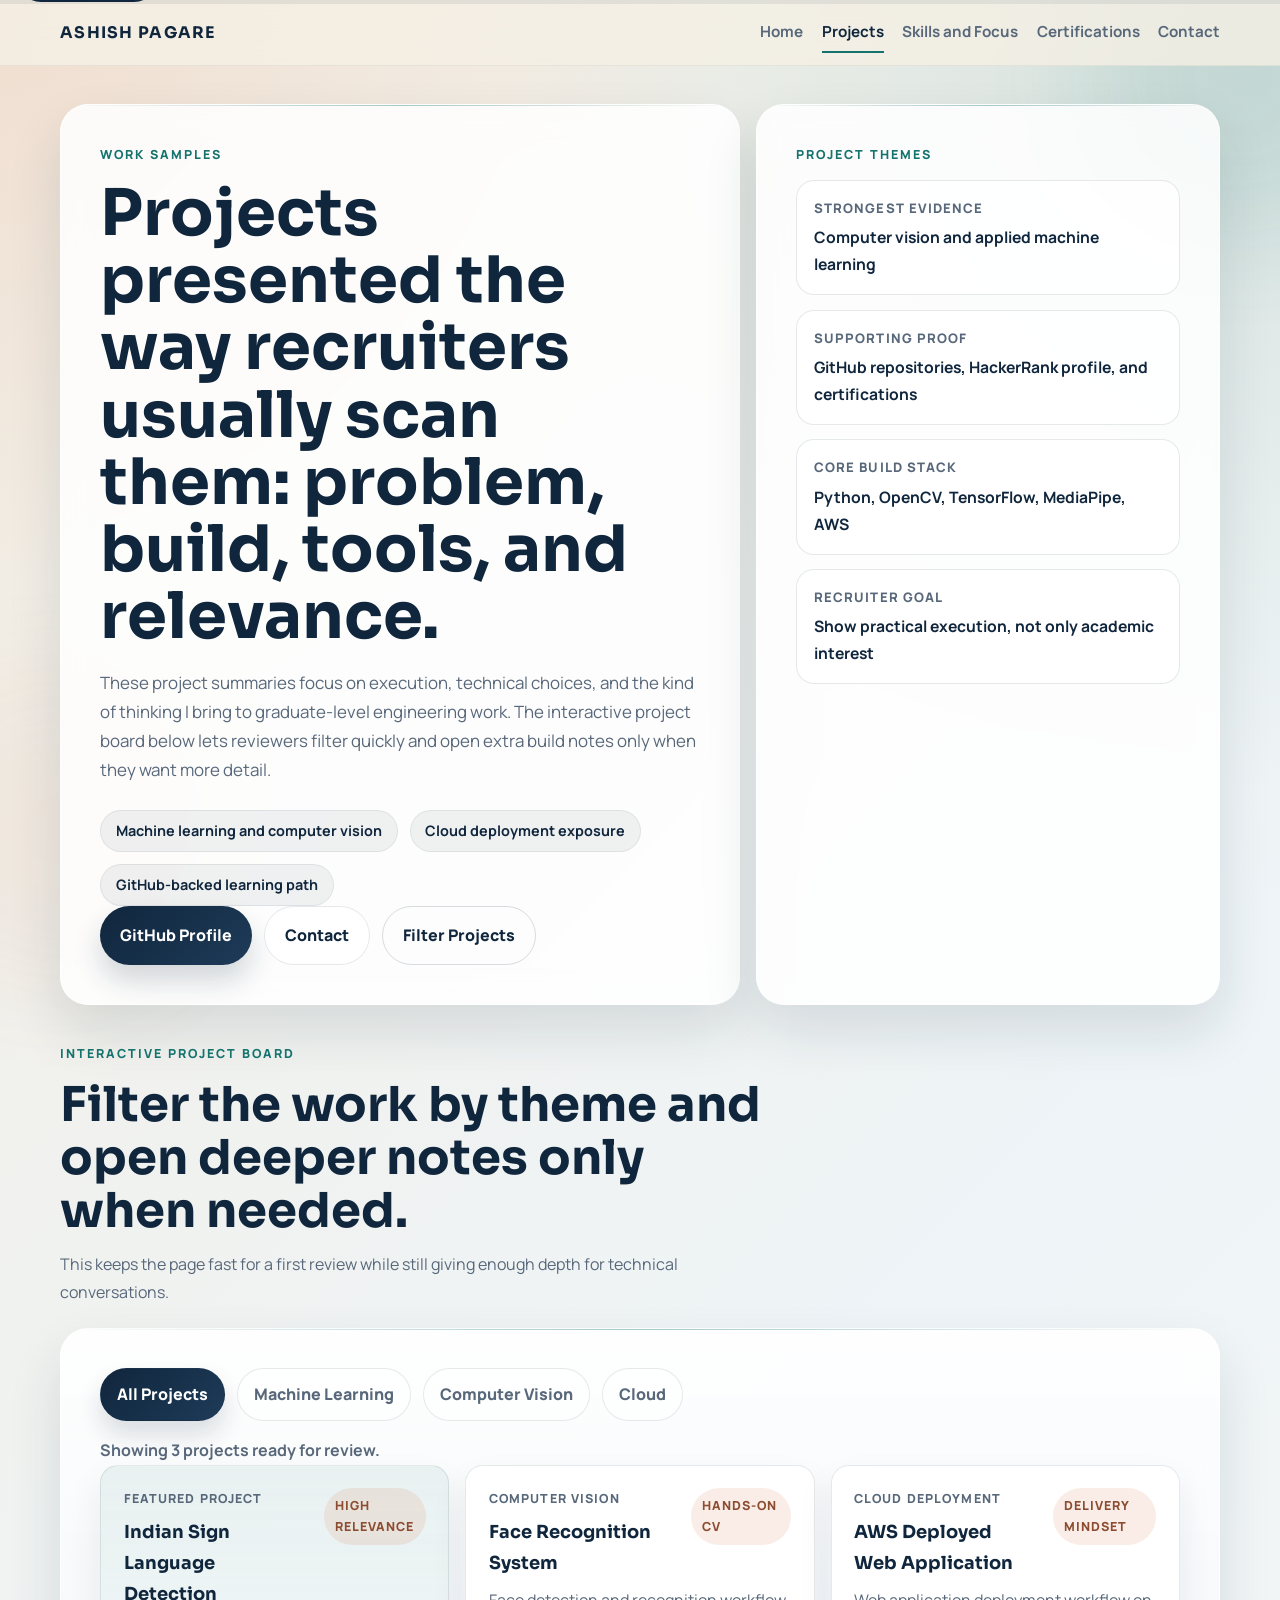
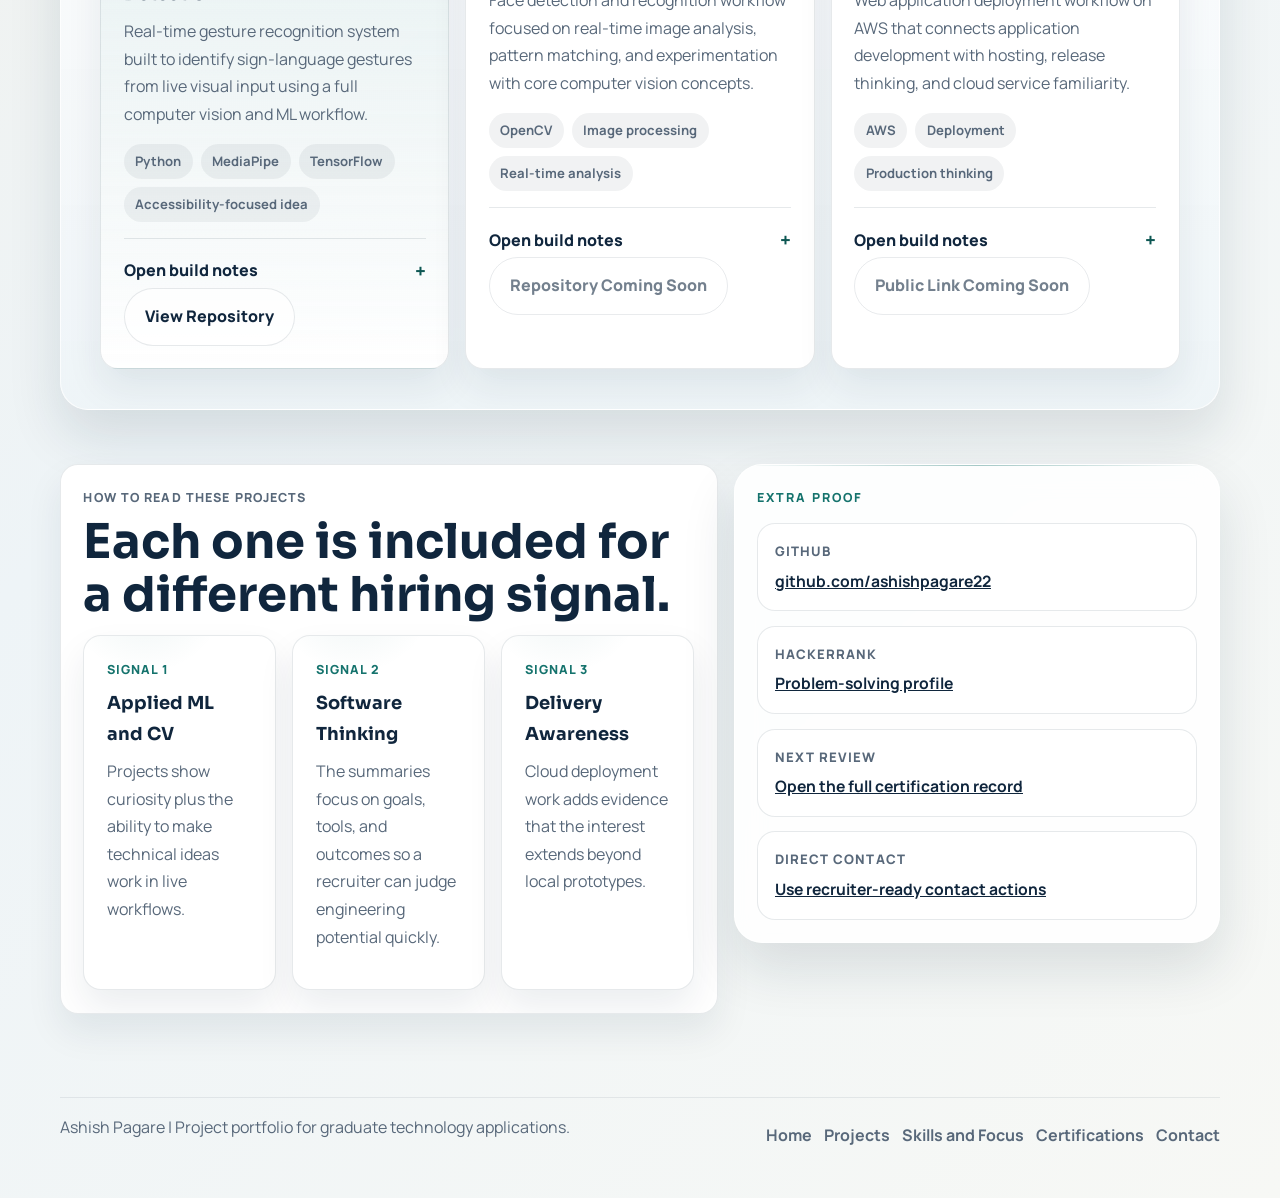
<file: projects.html>
<!DOCTYPE html>
<html lang="en">
<head>
<meta charset="UTF-8">
<meta name="viewport" content="width=device-width, initial-scale=1.0">
<title>Ashish Pagare | Projects</title>
<meta name="description" content="Projects by Ashish Pagare presented for graduate software, AI/data, and cloud applications.">
<meta name="author" content="Ashish Pagare">
<meta name="theme-color" content="#10263d">
<meta property="og:title" content="Ashish Pagare | Projects">
<meta property="og:description" content="Project case studies covering machine learning, computer vision, and cloud deployment work.">
<meta property="og:type" content="website">
<link rel="preconnect" href="https://fonts.googleapis.com">
<link rel="preconnect" href="https://fonts.gstatic.com" crossorigin>
<link href="https://fonts.googleapis.com/css2?family=Manrope:wght@400;500;600;700;800&family=Sora:wght@600;700;800&display=swap" rel="stylesheet">
<link rel="stylesheet" href="style.css">
</head>
<body class="page-projects">
<a class="skip-link" href="#main-content">Skip to content</a>
<div class="scroll-progress" aria-hidden="true">
  <span class="scroll-progress__bar"></span>
</div>

<header class="site-header">
  <div class="container nav-bar">
    <a class="brand" href="index.html">Ashish Pagare</a>
    <button class="nav-toggle" type="button" aria-expanded="false" aria-controls="primary-nav">
      <span class="nav-toggle__line"></span>
      <span class="nav-toggle__line"></span>
      <span class="nav-toggle__line"></span>
      <span class="sr-only">Toggle navigation</span>
    </button>
    <nav class="nav-links" id="primary-nav" aria-label="Primary">
      <a class="nav-link" href="index.html">Home</a>
      <a class="nav-link" href="projects.html" aria-current="page">Projects</a>
      <a class="nav-link" href="skills.html">Skills and Focus</a>
      <a class="nav-link" href="certifications.html">Certifications</a>
      <a class="nav-link" href="contact.html">Contact</a>
    </nav>
  </div>
</header>

<main class="site-main" id="main-content">
  <section class="page-hero">
    <div class="container page-hero__grid">
      <div class="panel hero-copy">
        <p class="eyebrow">Work Samples</p>
        <h1>Projects presented the way recruiters usually scan them: problem, build, tools, and relevance.</h1>
        <p class="lead">
          These project summaries focus on execution, technical choices, and the kind of thinking I
          bring to graduate-level engineering work. The interactive project board below lets reviewers
          filter quickly and open extra build notes only when they want more detail.
        </p>
        <div class="chip-row">
          <span class="chip">Machine learning and computer vision</span>
          <span class="chip">Cloud deployment exposure</span>
          <span class="chip">GitHub-backed learning path</span>
        </div>
        <div class="hero-actions">
          <a class="button button--primary" href="https://github.com/ashishpagare22" target="_blank" rel="noreferrer">GitHub Profile</a>
          <a class="button button--secondary" href="contact.html">Contact</a>
          <button class="button button--ghost" type="button" data-scroll-target="#project-lab">Filter Projects</button>
        </div>
      </div>

      <aside class="panel hero-side">
        <p class="eyebrow">Project Themes</p>
        <ul class="info-list">
          <li>
            <span>Strongest Evidence</span>
            <strong>Computer vision and applied machine learning</strong>
          </li>
          <li>
            <span>Supporting Proof</span>
            <strong>GitHub repositories, HackerRank profile, and certifications</strong>
          </li>
          <li>
            <span>Core Build Stack</span>
            <strong>Python, OpenCV, TensorFlow, MediaPipe, AWS</strong>
          </li>
          <li>
            <span>Recruiter Goal</span>
            <strong>Show practical execution, not only academic interest</strong>
          </li>
        </ul>
      </aside>
    </div>
  </section>

  <section class="section" id="project-lab">
    <div class="container">
      <div class="section-head">
        <p class="eyebrow">Interactive Project Board</p>
        <h2>Filter the work by theme and open deeper notes only when needed.</h2>
        <p class="section-copy">
          This keeps the page fast for a first review while still giving enough depth for technical
          conversations.
        </p>
      </div>

      <div class="panel filter-panel">
        <div class="filter-toolbar">
          <div class="filter-pill-row" aria-label="Project filters">
            <button class="filter-pill is-active" type="button" data-project-filter="all">All Projects</button>
            <button class="filter-pill" type="button" data-project-filter="ml">Machine Learning</button>
            <button class="filter-pill" type="button" data-project-filter="cv">Computer Vision</button>
            <button class="filter-pill" type="button" data-project-filter="cloud">Cloud</button>
          </div>
          <p class="filter-status" data-project-status>Showing 3 projects ready for review.</p>
        </div>

        <div class="card-grid card-grid--three">
          <article class="card card--accent project-card" data-project-item="ml cv">
            <div class="project-card__top">
              <div>
                <p class="card-label">Featured Project</p>
                <h3>Indian Sign Language Detection</h3>
              </div>
              <span class="project-score">High relevance</span>
            </div>
            <p class="project-summary">
              Real-time gesture recognition system built to identify sign-language gestures from live
              visual input using a full computer vision and ML workflow.
            </p>
            <div class="tag-row">
              <span class="tag">Python</span>
              <span class="tag">MediaPipe</span>
              <span class="tag">TensorFlow</span>
              <span class="tag">Accessibility-focused idea</span>
            </div>
            <details class="project-details">
              <summary>Open build notes</summary>
              <ul class="clean-list">
                <li>Combined MediaPipe landmarks with model-driven gesture recognition for real-time prediction.</li>
                <li>Shows the ability to connect ML logic with user-facing software behaviour.</li>
                <li>Strongest fit for recruiters hiring around applied ML, experimentation, and engineering fundamentals.</li>
              </ul>
            </details>
            <div class="project-actions">
              <a class="button button--secondary" href="https://github.com/ashishpagare22/indian-sign-language-detection" target="_blank" rel="noreferrer">View Repository</a>
            </div>
          </article>

          <article class="card project-card" data-project-item="cv">
            <div class="project-card__top">
              <div>
                <p class="card-label">Computer Vision</p>
                <h3>Face Recognition System</h3>
              </div>
              <span class="project-score">Hands-on CV</span>
            </div>
            <p class="project-summary">
              Face detection and recognition workflow focused on real-time image analysis, pattern
              matching, and experimentation with core computer vision concepts.
            </p>
            <div class="tag-row">
              <span class="tag">OpenCV</span>
              <span class="tag">Image processing</span>
              <span class="tag">Real-time analysis</span>
            </div>
            <details class="project-details">
              <summary>Open build notes</summary>
              <ul class="clean-list">
                <li>Explores detection, comparison, and visual-processing logic in a practical setting.</li>
                <li>Shows comfort applying libraries to a concrete problem instead of only studying concepts.</li>
                <li>Repository can be linked here when the project is ready for public sharing.</li>
              </ul>
            </details>
            <div class="project-actions">
              <span class="button button--ghost button--disabled">Repository Coming Soon</span>
            </div>
          </article>

          <article class="card project-card" data-project-item="cloud">
            <div class="project-card__top">
              <div>
                <p class="card-label">Cloud Deployment</p>
                <h3>AWS Deployed Web Application</h3>
              </div>
              <span class="project-score">Delivery mindset</span>
            </div>
            <p class="project-summary">
              Web application deployment workflow on AWS that connects application development with
              hosting, release thinking, and cloud service familiarity.
            </p>
            <div class="tag-row">
              <span class="tag">AWS</span>
              <span class="tag">Deployment</span>
              <span class="tag">Production thinking</span>
            </div>
            <details class="project-details">
              <summary>Open build notes</summary>
              <ul class="clean-list">
                <li>Highlights interest in how software reaches real users, not only how it runs locally.</li>
                <li>Supports graduate applications where cloud exposure and willingness to learn matter.</li>
                <li>Live link or repository can be added once the public version is ready to share.</li>
              </ul>
            </details>
            <div class="project-actions">
              <span class="button button--ghost button--disabled">Public Link Coming Soon</span>
            </div>
          </article>
        </div>
      </div>
    </div>
  </section>

  <section class="section">
    <div class="container split-block">
      <div class="card">
        <p class="card-label">How To Read These Projects</p>
        <h2>Each one is included for a different hiring signal.</h2>
        <div class="timeline-list">
          <article class="timeline-card">
            <span>Signal 1</span>
            <h3>Applied ML and CV</h3>
            <p>Projects show curiosity plus the ability to make technical ideas work in live workflows.</p>
          </article>
          <article class="timeline-card">
            <span>Signal 2</span>
            <h3>Software Thinking</h3>
            <p>The summaries focus on goals, tools, and outcomes so a recruiter can judge engineering potential quickly.</p>
          </article>
          <article class="timeline-card">
            <span>Signal 3</span>
            <h3>Delivery Awareness</h3>
            <p>Cloud deployment work adds evidence that the interest extends beyond local prototypes.</p>
          </article>
        </div>
      </div>

      <aside class="panel support-panel">
        <p class="eyebrow">Extra Proof</p>
        <ul class="info-list">
          <li>
            <span>GitHub</span>
            <strong><a href="https://github.com/ashishpagare22" target="_blank" rel="noreferrer">github.com/ashishpagare22</a></strong>
          </li>
          <li>
            <span>HackerRank</span>
            <strong><a href="https://www.hackerrank.com/profile/ashishpagare2210" target="_blank" rel="noreferrer">Problem-solving profile</a></strong>
          </li>
          <li>
            <span>Next Review</span>
            <strong><a href="certifications.html">Open the full certification record</a></strong>
          </li>
          <li>
            <span>Direct Contact</span>
            <strong><a href="contact.html">Use recruiter-ready contact actions</a></strong>
          </li>
        </ul>
      </aside>
    </div>
  </section>
</main>

<footer class="site-footer">
  <div class="container footer-inner">
    <p>Ashish Pagare | Project portfolio for graduate technology applications.</p>
    <div class="footer-links">
      <a href="index.html">Home</a>
      <a href="projects.html">Projects</a>
      <a href="skills.html">Skills and Focus</a>
      <a href="certifications.html">Certifications</a>
      <a href="contact.html">Contact</a>
    </div>
  </div>
</footer>

<button class="back-to-top" type="button" aria-label="Back to top">Top</button>
<div class="floating-note" aria-live="polite" aria-atomic="true"></div>
<script src="script.js" defer></script>
</body>
</html>
</file>
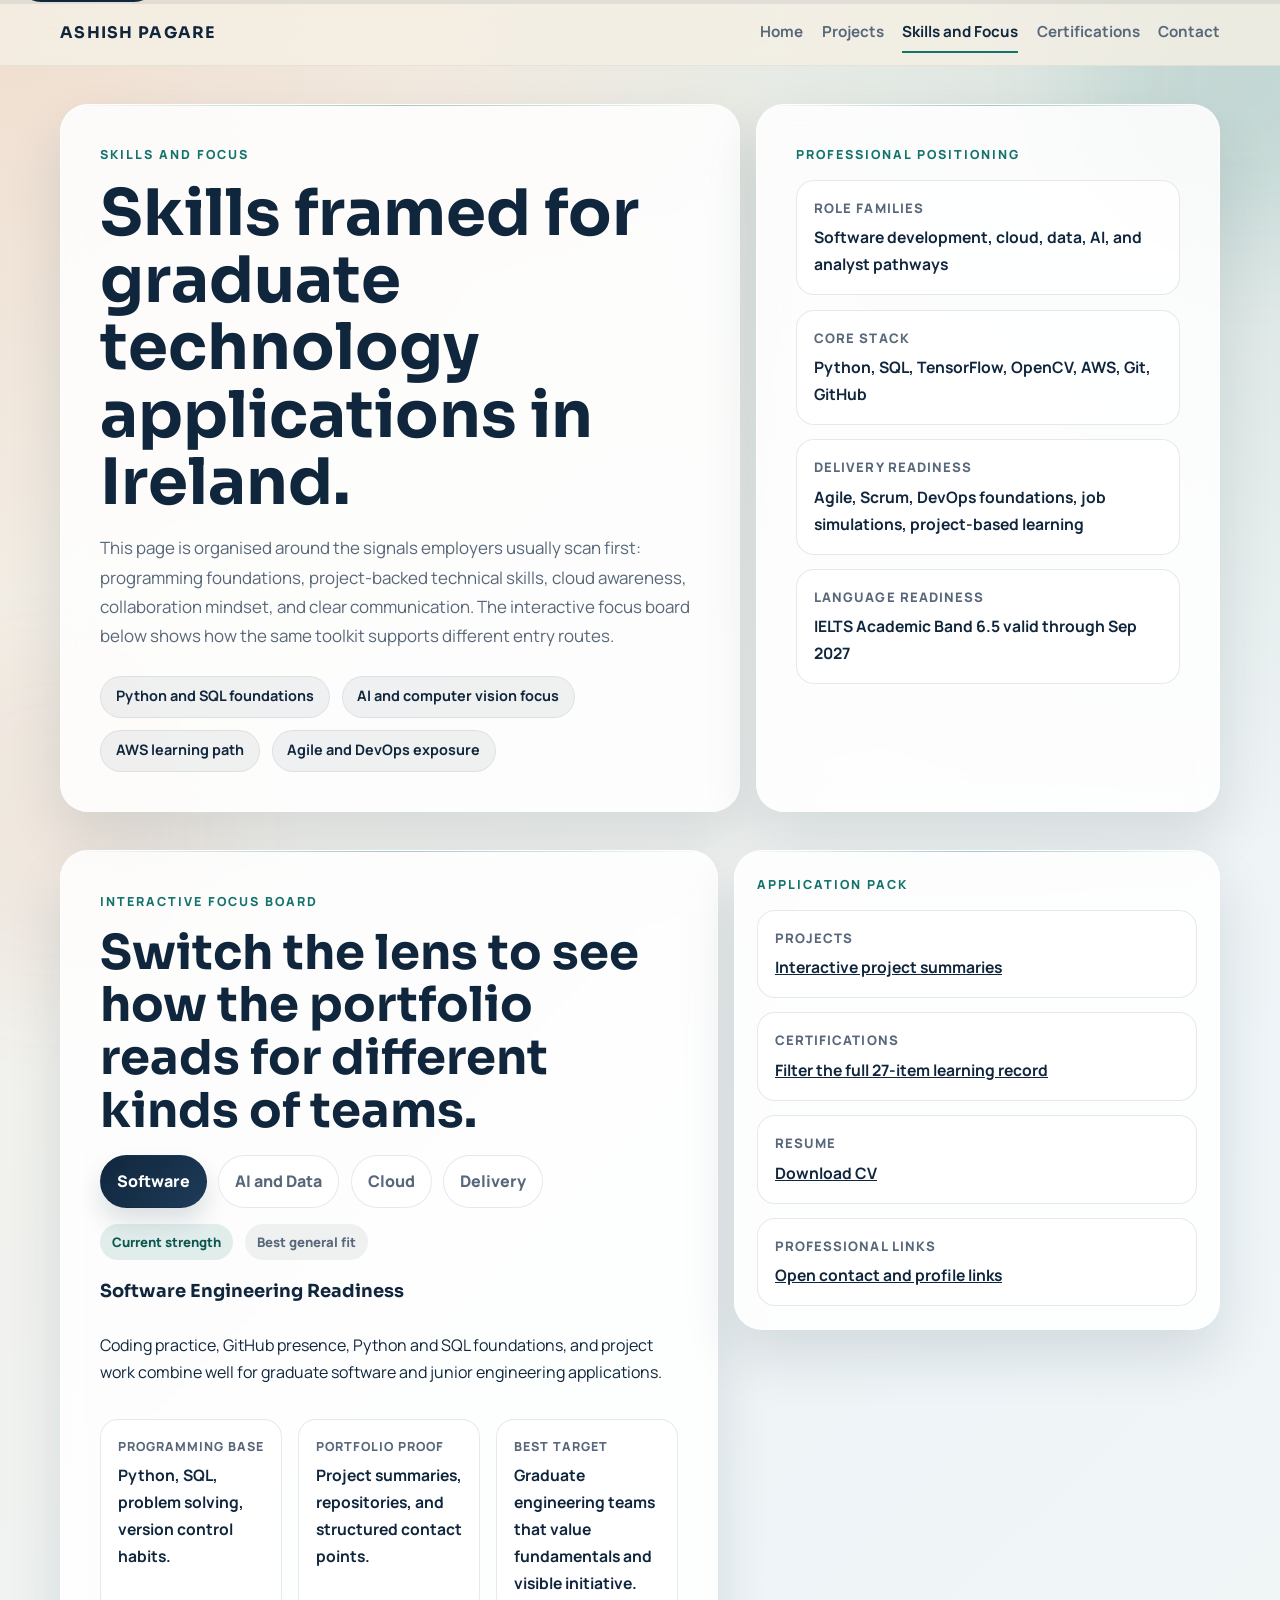
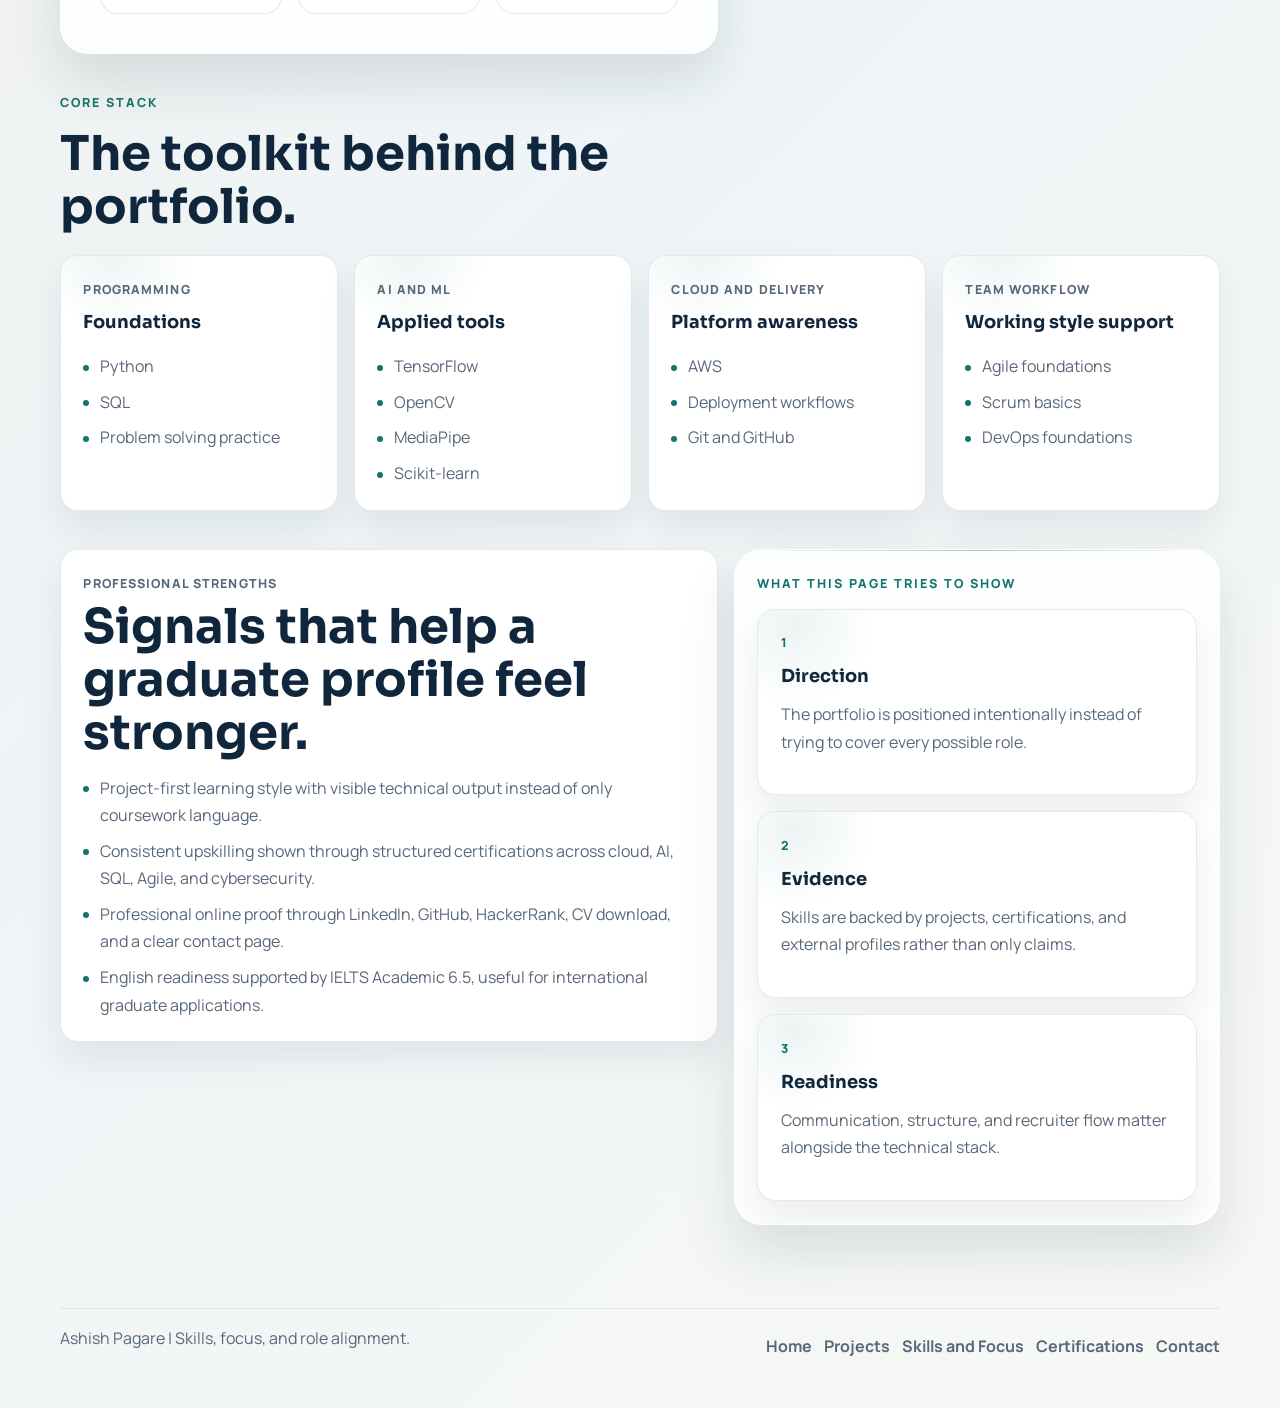
<file: skills.html>
<!DOCTYPE html>
<html lang="en">
<head>
<meta charset="UTF-8">
<meta name="viewport" content="width=device-width, initial-scale=1.0">
<title>Ashish Pagare | Skills and Career Focus</title>
<meta name="description" content="Skills, role focus, and professional positioning for Ashish Pagare's Ireland-focused graduate applications.">
<meta name="author" content="Ashish Pagare">
<meta name="theme-color" content="#10263d">
<meta property="og:title" content="Ashish Pagare | Skills and Career Focus">
<meta property="og:description" content="Role-focused skills page for graduate software, AI/data, and cloud applications.">
<meta property="og:type" content="website">
<link rel="preconnect" href="https://fonts.googleapis.com">
<link rel="preconnect" href="https://fonts.gstatic.com" crossorigin>
<link href="https://fonts.googleapis.com/css2?family=Manrope:wght@400;500;600;700;800&family=Sora:wght@600;700;800&display=swap" rel="stylesheet">
<link rel="stylesheet" href="style.css">
</head>
<body class="page-skills">
<a class="skip-link" href="#main-content">Skip to content</a>
<div class="scroll-progress" aria-hidden="true">
  <span class="scroll-progress__bar"></span>
</div>

<header class="site-header">
  <div class="container nav-bar">
    <a class="brand" href="index.html">Ashish Pagare</a>
    <button class="nav-toggle" type="button" aria-expanded="false" aria-controls="primary-nav">
      <span class="nav-toggle__line"></span>
      <span class="nav-toggle__line"></span>
      <span class="nav-toggle__line"></span>
      <span class="sr-only">Toggle navigation</span>
    </button>
    <nav class="nav-links" id="primary-nav" aria-label="Primary">
      <a class="nav-link" href="index.html">Home</a>
      <a class="nav-link" href="projects.html">Projects</a>
      <a class="nav-link" href="skills.html" aria-current="page">Skills and Focus</a>
      <a class="nav-link" href="certifications.html">Certifications</a>
      <a class="nav-link" href="contact.html">Contact</a>
    </nav>
  </div>
</header>

<main class="site-main" id="main-content">
  <section class="page-hero">
    <div class="container page-hero__grid">
      <div class="panel hero-copy">
        <p class="eyebrow">Skills and Focus</p>
        <h1>Skills framed for graduate technology applications in Ireland.</h1>
        <p class="lead">
          This page is organised around the signals employers usually scan first: programming
          foundations, project-backed technical skills, cloud awareness, collaboration mindset,
          and clear communication. The interactive focus board below shows how the same toolkit
          supports different entry routes.
        </p>
        <div class="chip-row">
          <span class="chip">Python and SQL foundations</span>
          <span class="chip">AI and computer vision focus</span>
          <span class="chip">AWS learning path</span>
          <span class="chip">Agile and DevOps exposure</span>
        </div>
      </div>

      <aside class="panel hero-side">
        <p class="eyebrow">Professional Positioning</p>
        <ul class="info-list">
          <li>
            <span>Role Families</span>
            <strong>Software development, cloud, data, AI, and analyst pathways</strong>
          </li>
          <li>
            <span>Core Stack</span>
            <strong>Python, SQL, TensorFlow, OpenCV, AWS, Git, GitHub</strong>
          </li>
          <li>
            <span>Delivery Readiness</span>
            <strong>Agile, Scrum, DevOps foundations, job simulations, project-based learning</strong>
          </li>
          <li>
            <span>Language Readiness</span>
            <strong>IELTS Academic Band 6.5 valid through Sep 2027</strong>
          </li>
        </ul>
      </aside>
    </div>
  </section>

  <section class="section" id="skills-board">
    <div class="container split-block">
      <div class="panel interactive-panel" data-tab-scope>
        <div class="interactive-panel__head">
          <p class="eyebrow">Interactive Focus Board</p>
          <h2>Switch the lens to see how the portfolio reads for different kinds of teams.</h2>
        </div>

        <div class="tab-switcher" role="tablist" aria-label="Skill focus board">
          <button class="tab-pill is-active" type="button" role="tab" aria-selected="true" aria-controls="skill-panel-software" id="skill-tab-software" data-tab-target="skill-panel-software">Software</button>
          <button class="tab-pill" type="button" role="tab" aria-selected="false" aria-controls="skill-panel-ai" id="skill-tab-ai" data-tab-target="skill-panel-ai">AI and Data</button>
          <button class="tab-pill" type="button" role="tab" aria-selected="false" aria-controls="skill-panel-cloud" id="skill-tab-cloud" data-tab-target="skill-panel-cloud">Cloud</button>
          <button class="tab-pill" type="button" role="tab" aria-selected="false" aria-controls="skill-panel-delivery" id="skill-tab-delivery" data-tab-target="skill-panel-delivery">Delivery</button>
        </div>

        <div class="tab-panels">
          <article class="tab-panel is-active" id="skill-panel-software" role="tabpanel" aria-labelledby="skill-tab-software">
            <div class="tab-panel__meta">
              <span class="badge">Current strength</span>
              <span class="badge badge--ghost">Best general fit</span>
            </div>
            <h3>Software Engineering Readiness</h3>
            <p>
              Coding practice, GitHub presence, Python and SQL foundations, and project work combine
              well for graduate software and junior engineering applications.
            </p>
            <div class="mini-grid">
              <article class="mini-card">
                <span>Programming base</span>
                <strong>Python, SQL, problem solving, version control habits.</strong>
              </article>
              <article class="mini-card">
                <span>Portfolio proof</span>
                <strong>Project summaries, repositories, and structured contact points.</strong>
              </article>
              <article class="mini-card">
                <span>Best target</span>
                <strong>Graduate engineering teams that value fundamentals and visible initiative.</strong>
              </article>
            </div>
          </article>

          <article class="tab-panel" id="skill-panel-ai" role="tabpanel" aria-labelledby="skill-tab-ai" hidden>
            <div class="tab-panel__meta">
              <span class="badge">Project-backed</span>
              <span class="badge badge--ghost">Applied tooling</span>
            </div>
            <h3>AI, Data, and Computer Vision</h3>
            <p>
              Computer vision projects plus AI and data certifications support early-career roles
              where experimentation, tooling familiarity, and practical curiosity matter.
            </p>
            <div class="mini-grid">
              <article class="mini-card">
                <span>Core tools</span>
                <strong>TensorFlow, OpenCV, MediaPipe, Scikit-learn, Python.</strong>
              </article>
              <article class="mini-card">
                <span>Supportive proof</span>
                <strong>AI certificates and project-first learning instead of theory alone.</strong>
              </article>
              <article class="mini-card">
                <span>Best target</span>
                <strong>Junior AI, data support, analytics, and ML-adjacent roles.</strong>
              </article>
            </div>
          </article>

          <article class="tab-panel" id="skill-panel-cloud" role="tabpanel" aria-labelledby="skill-tab-cloud" hidden>
            <div class="tab-panel__meta">
              <span class="badge">Growing capability</span>
              <span class="badge badge--ghost">Cloud awareness</span>
            </div>
            <h3>Cloud and Platform Path</h3>
            <p>
              AWS learning and deployment exposure make this a strong secondary lane, especially for
              graduate roles that want motivated candidates with a foundation already in place.
            </p>
            <div class="mini-grid">
              <article class="mini-card">
                <span>Cloud proof</span>
                <strong>AWS internship experience, job simulation, and deployed application work.</strong>
              </article>
              <article class="mini-card">
                <span>Useful habits</span>
                <strong>Git workflows, deployment awareness, and structured upskilling.</strong>
              </article>
              <article class="mini-card">
                <span>Best target</span>
                <strong>Associate cloud, support engineering, and infrastructure-adjacent roles.</strong>
              </article>
            </div>
          </article>

          <article class="tab-panel" id="skill-panel-delivery" role="tabpanel" aria-labelledby="skill-tab-delivery" hidden>
            <div class="tab-panel__meta">
              <span class="badge">Professional layer</span>
              <span class="badge badge--ghost">Team readiness</span>
            </div>
            <h3>Delivery, Process, and Collaboration</h3>
            <p>
              Agile, Scrum, DevOps, and simulation credentials add the teamwork and delivery context
              that helps a graduate profile feel more complete.
            </p>
            <div class="mini-grid">
              <article class="mini-card">
                <span>Workflow support</span>
                <strong>Agile foundations, Scrum basics, DevOps awareness, and project organisation.</strong>
              </article>
              <article class="mini-card">
                <span>Professional signal</span>
                <strong>Clear communication, recruiter-facing structure, and consistency in learning.</strong>
              </article>
              <article class="mini-card">
                <span>Best target</span>
                <strong>Graduate programmes that value delivery mindset alongside technical potential.</strong>
              </article>
            </div>
          </article>
        </div>
      </div>

      <aside class="panel support-panel">
        <p class="eyebrow">Application Pack</p>
        <ul class="info-list">
          <li>
            <span>Projects</span>
            <strong><a href="projects.html">Interactive project summaries</a></strong>
          </li>
          <li>
            <span>Certifications</span>
            <strong><a href="certifications.html">Filter the full 27-item learning record</a></strong>
          </li>
          <li>
            <span>Resume</span>
            <strong><a href="Ashish_Pagare_CV.pdf" download>Download CV</a></strong>
          </li>
          <li>
            <span>Professional Links</span>
            <strong><a href="contact.html">Open contact and profile links</a></strong>
          </li>
        </ul>
      </aside>
    </div>
  </section>

  <section class="section">
    <div class="container">
      <div class="section-head">
        <p class="eyebrow">Core Stack</p>
        <h2>The toolkit behind the portfolio.</h2>
      </div>

      <div class="card-grid card-grid--four">
        <article class="card">
          <p class="card-label">Programming</p>
          <h3>Foundations</h3>
          <ul class="clean-list">
            <li>Python</li>
            <li>SQL</li>
            <li>Problem solving practice</li>
          </ul>
        </article>

        <article class="card">
          <p class="card-label">AI and ML</p>
          <h3>Applied tools</h3>
          <ul class="clean-list">
            <li>TensorFlow</li>
            <li>OpenCV</li>
            <li>MediaPipe</li>
            <li>Scikit-learn</li>
          </ul>
        </article>

        <article class="card">
          <p class="card-label">Cloud and Delivery</p>
          <h3>Platform awareness</h3>
          <ul class="clean-list">
            <li>AWS</li>
            <li>Deployment workflows</li>
            <li>Git and GitHub</li>
          </ul>
        </article>

        <article class="card">
          <p class="card-label">Team Workflow</p>
          <h3>Working style support</h3>
          <ul class="clean-list">
            <li>Agile foundations</li>
            <li>Scrum basics</li>
            <li>DevOps foundations</li>
          </ul>
        </article>
      </div>
    </div>
  </section>

  <section class="section">
    <div class="container split-block">
      <div class="card">
        <p class="card-label">Professional Strengths</p>
        <h2>Signals that help a graduate profile feel stronger.</h2>
        <ul class="clean-list">
          <li>Project-first learning style with visible technical output instead of only coursework language.</li>
          <li>Consistent upskilling shown through structured certifications across cloud, AI, SQL, Agile, and cybersecurity.</li>
          <li>Professional online proof through LinkedIn, GitHub, HackerRank, CV download, and a clear contact page.</li>
          <li>English readiness supported by IELTS Academic 6.5, useful for international graduate applications.</li>
        </ul>
      </div>

      <aside class="panel support-panel">
        <p class="eyebrow">What This Page Tries To Show</p>
        <div class="timeline-list">
          <article class="timeline-card">
            <span>1</span>
            <h3>Direction</h3>
            <p>The portfolio is positioned intentionally instead of trying to cover every possible role.</p>
          </article>
          <article class="timeline-card">
            <span>2</span>
            <h3>Evidence</h3>
            <p>Skills are backed by projects, certifications, and external profiles rather than only claims.</p>
          </article>
          <article class="timeline-card">
            <span>3</span>
            <h3>Readiness</h3>
            <p>Communication, structure, and recruiter flow matter alongside the technical stack.</p>
          </article>
        </div>
      </aside>
    </div>
  </section>
</main>

<footer class="site-footer">
  <div class="container footer-inner">
    <p>Ashish Pagare | Skills, focus, and role alignment.</p>
    <div class="footer-links">
      <a href="index.html">Home</a>
      <a href="projects.html">Projects</a>
      <a href="skills.html">Skills and Focus</a>
      <a href="certifications.html">Certifications</a>
      <a href="contact.html">Contact</a>
    </div>
  </div>
</footer>

<button class="back-to-top" type="button" aria-label="Back to top">Top</button>
<div class="floating-note" aria-live="polite" aria-atomic="true"></div>
<script src="script.js" defer></script>
</body>
</html>
</file>
<file: style.css>
:root {
  --bg: #f4efe4;
  --bg-alt: #eef4f7;
  --surface: rgba(255, 255, 255, 0.86);
  --surface-soft: rgba(255, 255, 255, 0.68);
  --surface-strong: #ffffff;
  --surface-dark: #10263d;
  --text: #10263d;
  --muted: #58687a;
  --line: rgba(16, 38, 61, 0.1);
  --line-strong: rgba(16, 38, 61, 0.18);
  --accent: #15736d;
  --accent-strong: #0d5753;
  --accent-soft: rgba(21, 115, 109, 0.12);
  --warm: #d87750;
  --warm-soft: rgba(216, 119, 80, 0.14);
  --shadow: 0 26px 54px rgba(16, 38, 61, 0.12);
  --shadow-soft: 0 18px 36px rgba(16, 38, 61, 0.08);
  --radius-lg: 28px;
  --radius-md: 18px;
  --radius-sm: 12px;
  --container: 1160px;
}

* {
  box-sizing: border-box;
}

html {
  scroll-behavior: smooth;
  scroll-padding-top: 6.5rem;
}

body {
  position: relative;
  margin: 0;
  min-height: 100vh;
  overflow-x: hidden;
  font-family: "Manrope", sans-serif;
  color: var(--text);
  background:
    radial-gradient(circle at top left, rgba(216, 119, 80, 0.14), transparent 24%),
    radial-gradient(circle at top right, rgba(21, 115, 109, 0.12), transparent 26%),
    linear-gradient(135deg, var(--bg) 0%, var(--bg-alt) 54%, #f7f8f5 100%);
  line-height: 1.72;
}

body::before,
body::after {
  content: "";
  position: fixed;
  z-index: -1;
  width: 320px;
  height: 320px;
  border-radius: 50%;
  filter: blur(55px);
  opacity: 0.42;
  pointer-events: none;
}

body::before {
  top: -80px;
  right: -120px;
  background: rgba(21, 115, 109, 0.25);
}

body::after {
  bottom: -90px;
  left: -100px;
  background: rgba(216, 119, 80, 0.18);
}

a {
  color: inherit;
}

button,
input {
  font: inherit;
}

img {
  display: block;
  max-width: 100%;
}

[hidden] {
  display: none !important;
}

.container {
  width: min(var(--container), calc(100% - 2rem));
  margin: 0 auto;
}

.skip-link {
  position: absolute;
  left: 1rem;
  top: -3rem;
  z-index: 60;
  padding: 0.7rem 1rem;
  border-radius: 999px;
  background: var(--surface-dark);
  color: #ffffff;
  text-decoration: none;
  transition: top 0.2s ease;
}

.skip-link:focus {
  top: 1rem;
}

.scroll-progress {
  position: fixed;
  top: 0;
  left: 0;
  z-index: 45;
  width: 100%;
  height: 4px;
  background: rgba(16, 38, 61, 0.08);
}

.scroll-progress__bar {
  display: block;
  height: 100%;
  width: 0;
  background: linear-gradient(90deg, var(--warm), var(--accent));
  box-shadow: 0 0 20px rgba(21, 115, 109, 0.3);
}

.site-header {
  position: sticky;
  top: 0;
  z-index: 30;
  backdrop-filter: blur(16px);
  background: rgba(244, 239, 228, 0.82);
  border-bottom: 1px solid rgba(16, 38, 61, 0.06);
}

.nav-bar {
  position: relative;
  display: flex;
  align-items: center;
  justify-content: space-between;
  gap: 1rem;
  padding: 1rem 0;
}

.brand,
.nav-link,
.button,
.arrow-link,
.footer-links a,
.inline-action {
  text-decoration: none;
}

.brand,
h1,
h2,
h3,
.stat-number {
  font-family: "Sora", sans-serif;
}

.brand {
  font-size: 1rem;
  font-weight: 700;
  letter-spacing: 0.08em;
  text-transform: uppercase;
}

.nav-toggle {
  display: none;
  align-items: center;
  justify-content: center;
  flex-direction: column;
  gap: 5px;
  width: 48px;
  height: 48px;
  border: 1px solid var(--line);
  border-radius: 50%;
  background: rgba(255, 255, 255, 0.6);
  cursor: pointer;
}

.nav-toggle__line {
  width: 20px;
  height: 2px;
  border-radius: 999px;
  background: var(--text);
  transition: transform 0.25s ease, opacity 0.25s ease;
}

.nav-toggle[aria-expanded="true"] .nav-toggle__line:nth-of-type(1) {
  transform: translateY(7px) rotate(45deg);
}

.nav-toggle[aria-expanded="true"] .nav-toggle__line:nth-of-type(2) {
  opacity: 0;
}

.nav-toggle[aria-expanded="true"] .nav-toggle__line:nth-of-type(3) {
  transform: translateY(-7px) rotate(-45deg);
}

.nav-links {
  display: flex;
  align-items: center;
  gap: 1.15rem;
  flex-wrap: wrap;
}

.nav-link {
  position: relative;
  color: var(--muted);
  font-size: 0.95rem;
  font-weight: 700;
  padding: 0.2rem 0;
}

.nav-link::after {
  content: "";
  position: absolute;
  left: 0;
  bottom: -0.25rem;
  width: 100%;
  height: 2px;
  background: var(--accent);
  transform: scaleX(0);
  transform-origin: left;
  transition: transform 0.25s ease;
}

.nav-link:hover::after,
.nav-link:focus-visible::after,
.nav-link[aria-current="page"]::after {
  transform: scaleX(1);
}

.nav-link[aria-current="page"] {
  color: var(--text);
}

.site-main {
  padding: 2rem 0 4rem;
}

.page-hero {
  padding: 0.4rem 0 1.2rem;
}

.page-hero__grid {
  display: grid;
  grid-template-columns: minmax(0, 1.32fr) minmax(290px, 0.9fr);
  gap: 1rem;
}

.panel {
  position: relative;
  overflow: hidden;
  background: var(--surface);
  border: 1px solid rgba(255, 255, 255, 0.7);
  border-radius: var(--radius-lg);
  box-shadow: var(--shadow);
  backdrop-filter: blur(14px);
}

.panel::after {
  content: "";
  position: absolute;
  inset: 0 auto auto 0;
  width: 100%;
  height: 1px;
  background: linear-gradient(90deg, transparent, rgba(21, 115, 109, 0.38), transparent);
}

.hero-copy,
.hero-side,
.cta-panel,
.filter-panel,
.interactive-panel {
  padding: 2.45rem;
}

.eyebrow,
.card-label,
.section-head .eyebrow {
  margin: 0 0 0.9rem;
  color: var(--accent);
  text-transform: uppercase;
  letter-spacing: 0.16em;
  font-size: 0.78rem;
  font-weight: 800;
}

h1,
h2,
h3,
p {
  margin-top: 0;
}

h1 {
  max-width: 12ch;
  margin-bottom: 1.1rem;
  font-size: clamp(2.55rem, 5vw, 4.6rem);
  line-height: 1.05;
}

h2 {
  margin-bottom: 0.85rem;
  font-size: clamp(1.8rem, 3.8vw, 3rem);
  line-height: 1.1;
}

h3 {
  margin-bottom: 0.55rem;
  font-size: 1.12rem;
}

.lead,
.section-copy,
.card p,
.info-list span,
.info-list strong,
.detail-list p,
.credential-meta,
.contact-note,
.muted-note,
.project-summary,
.timeline-card p,
.mini-card span {
  color: var(--muted);
}

.lead {
  max-width: 62ch;
  margin-bottom: 1.6rem;
  font-size: 1.06rem;
}

.chip-row,
.hero-actions,
.footer-links,
.filter-pill-row,
.contact-actions,
.project-actions,
.tab-panel__meta {
  display: flex;
  gap: 0.75rem;
  flex-wrap: wrap;
}

.chip {
  display: inline-flex;
  align-items: center;
  gap: 0.45rem;
  min-height: 38px;
  padding: 0.48rem 0.92rem;
  border: 1px solid rgba(16, 38, 61, 0.08);
  border-radius: 999px;
  background: rgba(16, 38, 61, 0.06);
  font-size: 0.9rem;
  font-weight: 700;
}

.chip strong {
  font-family: "Sora", sans-serif;
  color: var(--text);
}

.button {
  display: inline-flex;
  align-items: center;
  justify-content: center;
  min-height: 48px;
  padding: 0.9rem 1.25rem;
  border: 0;
  border-radius: 999px;
  font-weight: 800;
  cursor: pointer;
  transition: transform 0.25s ease, box-shadow 0.25s ease, background 0.25s ease, color 0.25s ease;
}

.button:hover,
.card:hover,
.metric-card:hover,
.contact-card:hover,
.timeline-card:hover,
.cert-card:hover {
  transform: translateY(-3px);
}

.button--primary {
  background: linear-gradient(135deg, var(--surface-dark), #1e3b58);
  color: #ffffff;
  box-shadow: 0 16px 28px rgba(16, 38, 61, 0.18);
}

.button--secondary {
  background: rgba(255, 255, 255, 0.78);
  border: 1px solid var(--line);
  color: var(--text);
}

.button--ghost {
  background: transparent;
  border: 1px solid rgba(16, 38, 61, 0.16);
  color: var(--text);
}

.button--disabled {
  pointer-events: none;
  opacity: 0.58;
}

.info-list,
.detail-list,
.credential-list,
.clean-list {
  list-style: none;
  margin: 0;
  padding: 0;
}

.info-list {
  display: grid;
  gap: 0.9rem;
}

.info-list li {
  padding: 1rem 1.05rem;
  border: 1px solid var(--line);
  border-radius: var(--radius-md);
  background: rgba(255, 255, 255, 0.78);
}

.info-list span {
  display: block;
  margin-bottom: 0.3rem;
  font-size: 0.82rem;
  font-weight: 800;
  text-transform: uppercase;
  letter-spacing: 0.08em;
}

.info-list strong {
  display: block;
  font-size: 0.98rem;
  color: var(--text);
}

.section {
  padding: 1.2rem 0;
}

.section-head {
  max-width: 72ch;
  margin-bottom: 1.35rem;
}

.interactive-panel__head {
  margin-bottom: 1.05rem;
}

.card-grid,
.metric-row,
.contact-grid,
.mini-grid,
.timeline-list {
  display: grid;
  gap: 1rem;
}

.card-grid--two {
  grid-template-columns: repeat(2, minmax(0, 1fr));
}

.card-grid--three,
.metric-row,
.timeline-list {
  grid-template-columns: repeat(3, minmax(0, 1fr));
}

.card-grid--four {
  grid-template-columns: repeat(4, minmax(0, 1fr));
}

.metric-row--wide {
  grid-template-columns: repeat(4, minmax(0, 1fr));
}

.card,
.metric-card,
.contact-card,
.timeline-card,
.cert-card {
  position: relative;
  overflow: hidden;
  padding: 1.4rem;
  border: 1px solid var(--line);
  border-radius: var(--radius-md);
  background: var(--surface-strong);
  box-shadow: var(--shadow-soft);
  transition: transform 0.25s ease, box-shadow 0.25s ease, border-color 0.25s ease;
}

.card::before,
.metric-card::before,
.contact-card::before,
.timeline-card::before,
.cert-card::before {
  content: "";
  position: absolute;
  inset: -35% auto auto -10%;
  width: 160px;
  height: 160px;
  border-radius: 50%;
  background: radial-gradient(circle, rgba(21, 115, 109, 0.08), transparent 72%);
  pointer-events: none;
}

.card:hover,
.metric-card:hover,
.contact-card:hover,
.timeline-card:hover,
.cert-card:hover {
  border-color: rgba(21, 115, 109, 0.18);
  box-shadow: 0 18px 34px rgba(16, 38, 61, 0.1);
}

.card--accent {
  background: linear-gradient(180deg, rgba(21, 115, 109, 0.08), rgba(255, 255, 255, 0.98));
}

.card-label {
  margin-bottom: 0.45rem;
  color: var(--muted);
  letter-spacing: 0.09em;
}

.arrow-link {
  display: inline-flex;
  margin-top: 1rem;
  color: var(--accent-strong);
  font-weight: 800;
}

.badge {
  display: inline-flex;
  align-items: center;
  min-height: 32px;
  padding: 0.42rem 0.75rem;
  border-radius: 999px;
  background: var(--accent-soft);
  color: var(--accent-strong);
  font-size: 0.82rem;
  font-weight: 800;
}

.badge--ghost {
  background: rgba(16, 38, 61, 0.06);
  color: var(--muted);
}

.metric-card {
  text-align: center;
}

.stat-number {
  display: block;
  margin-bottom: 0.25rem;
  font-size: 2rem;
}

.stat-label {
  color: var(--muted);
  font-size: 0.92rem;
  font-weight: 700;
}

.tab-switcher {
  display: flex;
  flex-wrap: wrap;
  gap: 0.7rem;
  margin-bottom: 1rem;
}

.tab-pill,
.filter-pill {
  padding: 0.75rem 1rem;
  border: 1px solid var(--line);
  border-radius: 999px;
  background: rgba(255, 255, 255, 0.78);
  color: var(--muted);
  font-weight: 800;
  cursor: pointer;
  transition: transform 0.2s ease, box-shadow 0.2s ease, background 0.2s ease, color 0.2s ease, border-color 0.2s ease;
}

.tab-pill:hover,
.tab-pill:focus-visible,
.tab-pill.is-active,
.filter-pill:hover,
.filter-pill:focus-visible,
.filter-pill.is-active {
  border-color: transparent;
  background: linear-gradient(135deg, var(--surface-dark), #1e3b58);
  color: #ffffff;
  box-shadow: 0 14px 24px rgba(16, 38, 61, 0.14);
  outline: none;
}

.tab-panel {
  display: none;
  gap: 1rem;
}

.tab-panel.is-active {
  display: grid;
}

.mini-grid {
  grid-template-columns: repeat(3, minmax(0, 1fr));
}

.mini-card {
  padding: 1rem 1.05rem;
  border: 1px solid var(--line);
  border-radius: var(--radius-md);
  background: rgba(255, 255, 255, 0.8);
}

.mini-card span {
  display: block;
  margin-bottom: 0.3rem;
  font-size: 0.78rem;
  font-weight: 800;
  text-transform: uppercase;
  letter-spacing: 0.08em;
}

.mini-card strong {
  display: block;
  color: var(--text);
  font-size: 0.98rem;
}

.timeline-card span {
  display: block;
  margin-bottom: 0.5rem;
  color: var(--accent);
  font-size: 0.78rem;
  font-weight: 800;
  text-transform: uppercase;
  letter-spacing: 0.08em;
}

.filter-panel {
  margin-bottom: 1rem;
  background: linear-gradient(180deg, rgba(255, 255, 255, 0.9), rgba(238, 244, 247, 0.92));
}

.filter-toolbar {
  display: grid;
  gap: 1rem;
}

.filter-toolbar--stack {
  gap: 1.2rem;
}

.filter-status {
  margin: 0;
  color: var(--muted);
  font-weight: 700;
}

.search-field input {
  width: 100%;
  min-height: 54px;
  padding: 0 1rem;
  border: 1px solid var(--line);
  border-radius: 18px;
  background: rgba(255, 255, 255, 0.86);
  color: var(--text);
  box-shadow: inset 0 1px 0 rgba(255, 255, 255, 0.6);
}

.empty-state {
  padding: 1.2rem;
  border: 1px dashed rgba(16, 38, 61, 0.18);
  border-radius: 18px;
  background: rgba(255, 255, 255, 0.72);
  color: var(--muted);
}

.project-card__top,
.card-header {
  display: flex;
  align-items: flex-start;
  justify-content: space-between;
  gap: 1rem;
}

.project-score {
  display: inline-flex;
  padding: 0.42rem 0.72rem;
  border-radius: 999px;
  background: var(--warm-soft);
  color: #8b4c30;
  font-size: 0.78rem;
  font-weight: 800;
  text-transform: uppercase;
  letter-spacing: 0.08em;
}

.tag-row {
  display: flex;
  gap: 0.5rem;
  flex-wrap: wrap;
  margin: 1rem 0 0;
}

.tag {
  display: inline-flex;
  padding: 0.38rem 0.72rem;
  border-radius: 999px;
  background: rgba(16, 38, 61, 0.06);
  color: var(--muted);
  font-size: 0.82rem;
  font-weight: 700;
}

.project-details {
  margin-top: 1rem;
  padding-top: 1rem;
  border-top: 1px solid var(--line);
}

.project-details summary {
  display: flex;
  align-items: center;
  justify-content: space-between;
  gap: 1rem;
  font-weight: 800;
  color: var(--text);
  cursor: pointer;
  list-style: none;
}

.project-details summary::-webkit-details-marker {
  display: none;
}

.project-details summary::after {
  content: "+";
  color: var(--accent-strong);
  font-size: 1.2rem;
  transition: transform 0.2s ease;
}

.project-details[open] summary::after {
  content: "-";
}

.detail-list {
  display: grid;
  gap: 0.8rem;
  margin-top: 1rem;
}

.detail-list li {
  padding-top: 0.8rem;
  border-top: 1px solid var(--line);
}

.detail-list li:first-child {
  padding-top: 0;
  border-top: 0;
}

.detail-list span {
  display: block;
  margin-bottom: 0.18rem;
  color: var(--text);
  font-size: 0.84rem;
  font-weight: 800;
  text-transform: uppercase;
  letter-spacing: 0.08em;
}

.clean-list {
  display: grid;
  gap: 0.5rem;
  margin-top: 0.95rem;
}

.clean-list li {
  position: relative;
  padding-left: 1.05rem;
  color: var(--muted);
}

.clean-list li::before {
  content: "";
  position: absolute;
  left: 0;
  top: 0.72rem;
  width: 6px;
  height: 6px;
  border-radius: 50%;
  background: var(--accent);
}

.credential-list {
  display: grid;
  gap: 0.85rem;
  margin-top: 1rem;
}

.credential-list li {
  padding-top: 0.85rem;
  border-top: 1px solid var(--line);
}

.credential-list li:first-child {
  padding-top: 0;
  border-top: 0;
}

.credential-name {
  display: block;
  color: var(--text);
  font-size: 0.98rem;
  font-weight: 700;
}

.credential-meta {
  display: block;
  margin-top: 0.2rem;
  font-size: 0.9rem;
}

.cta-panel {
  display: flex;
  align-items: center;
  justify-content: space-between;
  gap: 1.5rem;
  background:
    linear-gradient(135deg, rgba(16, 38, 61, 0.95), rgba(21, 115, 109, 0.88)),
    rgba(255, 255, 255, 0.12);
  color: #ffffff;
}

.cta-panel .eyebrow,
.cta-panel h2,
.cta-panel p,
.cta-panel .button--ghost,
.cta-panel .button--secondary {
  color: #ffffff;
}

.cta-panel .button--primary {
  background: #ffffff;
  color: var(--text);
  box-shadow: none;
}

.cta-panel .button--secondary,
.cta-panel .button--ghost {
  background: rgba(255, 255, 255, 0.08);
  border-color: rgba(255, 255, 255, 0.28);
}

.contact-grid {
  grid-template-columns: repeat(3, minmax(0, 1fr));
}

.contact-card a {
  color: var(--accent-strong);
  font-weight: 800;
}

.contact-actions {
  margin-top: 1rem;
}

.inline-action {
  padding: 0;
  border: 0;
  background: transparent;
  color: var(--accent-strong);
  font-weight: 800;
  cursor: pointer;
}

.split-block {
  display: grid;
  grid-template-columns: minmax(0, 1.15fr) minmax(280px, 0.85fr);
  align-items: start;
  gap: 1rem;
}

.support-panel {
  padding: 1.4rem;
}

.support-panel .timeline-list {
  grid-template-columns: 1fr;
}

.site-footer {
  padding: 0 0 2.5rem;
}

.footer-inner {
  display: flex;
  align-items: center;
  justify-content: space-between;
  gap: 1rem;
  padding-top: 1rem;
  border-top: 1px solid rgba(16, 38, 61, 0.08);
  color: var(--muted);
}

.footer-links a {
  font-weight: 700;
}

.reveal {
  opacity: 0;
  transform: translateY(24px);
  transition: opacity 0.65s ease, transform 0.65s ease;
  transition-delay: var(--reveal-delay, 0ms);
}

.reveal.is-visible {
  opacity: 1;
  transform: translateY(0);
}

.floating-note {
  position: fixed;
  right: 1rem;
  bottom: 4.8rem;
  z-index: 55;
  max-width: 220px;
  padding: 0.8rem 1rem;
  border-radius: 16px;
  background: rgba(16, 38, 61, 0.94);
  color: #ffffff;
  box-shadow: var(--shadow);
  opacity: 0;
  transform: translateY(10px);
  pointer-events: none;
  transition: opacity 0.2s ease, transform 0.2s ease;
}

.floating-note.is-visible {
  opacity: 1;
  transform: translateY(0);
}

.back-to-top {
  position: fixed;
  right: 1rem;
  bottom: 1rem;
  z-index: 40;
  width: 52px;
  height: 52px;
  border: 0;
  border-radius: 50%;
  background: linear-gradient(135deg, var(--surface-dark), #1e3b58);
  color: #ffffff;
  font-weight: 800;
  cursor: pointer;
  box-shadow: 0 16px 28px rgba(16, 38, 61, 0.18);
  opacity: 0;
  transform: translateY(12px);
  pointer-events: none;
  transition: opacity 0.25s ease, transform 0.25s ease;
}

.back-to-top.is-visible {
  opacity: 1;
  transform: translateY(0);
  pointer-events: auto;
}

.sr-only {
  position: absolute;
  width: 1px;
  height: 1px;
  padding: 0;
  margin: -1px;
  overflow: hidden;
  clip: rect(0, 0, 0, 0);
  white-space: nowrap;
  border: 0;
}

.button:focus-visible,
.nav-link:focus-visible,
.nav-toggle:focus-visible,
.search-field input:focus-visible,
.inline-action:focus-visible,
.back-to-top:focus-visible {
  outline: 2px solid rgba(21, 115, 109, 0.35);
  outline-offset: 3px;
}

@media (max-width: 1080px) {
  .page-hero__grid,
  .split-block,
  .cta-panel {
    grid-template-columns: 1fr;
  }

  .cta-panel {
    display: grid;
  }

  .card-grid--four,
  .metric-row--wide {
    grid-template-columns: repeat(2, minmax(0, 1fr));
  }

  .mini-grid {
    grid-template-columns: repeat(2, minmax(0, 1fr));
  }
}

@media (max-width: 900px) {
  .card-grid--three,
  .card-grid--two,
  .metric-row,
  .contact-grid,
  .timeline-list,
  .mini-grid {
    grid-template-columns: 1fr;
  }

  .project-card__top,
  .card-header {
    flex-direction: column;
  }
}

@media (max-width: 760px) {
  .container {
    width: min(var(--container), calc(100% - 1.2rem));
  }

  .nav-toggle {
    display: inline-flex;
  }

  .nav-links {
    position: absolute;
    top: calc(100% + 0.65rem);
    left: 0;
    right: 0;
    display: none;
    flex-direction: column;
    align-items: flex-start;
    gap: 0.9rem;
    padding: 1rem;
    border: 1px solid rgba(16, 38, 61, 0.08);
    border-radius: 22px;
    background: rgba(244, 239, 228, 0.98);
    box-shadow: var(--shadow);
  }

  .nav-links.is-open {
    display: flex;
  }

  body.nav-open {
    overflow: hidden;
  }

  .hero-actions,
  .footer-inner,
  .footer-links,
  .tab-panel__meta {
    flex-direction: column;
    align-items: flex-start;
  }

  .hero-copy,
  .hero-side,
  .cta-panel,
  .panel,
  .support-panel,
  .filter-panel,
  .interactive-panel {
    padding: 1.35rem;
    border-radius: 22px;
  }

  .card-grid--four {
    grid-template-columns: 1fr;
  }

  .site-main {
    padding-top: 1.2rem;
  }

  h1 {
    max-width: 100%;
    font-size: clamp(2.25rem, 12vw, 3.4rem);
  }

  .back-to-top,
  .floating-note {
    right: 0.8rem;
  }

  .floating-note {
    bottom: 4.6rem;
  }
}

@media (prefers-reduced-motion: reduce) {
  html {
    scroll-behavior: auto;
  }

  *,
  *::before,
  *::after {
    animation: none !important;
    transition: none !important;
  }

  .reveal {
    opacity: 1;
    transform: none;
  }
}
</file>
